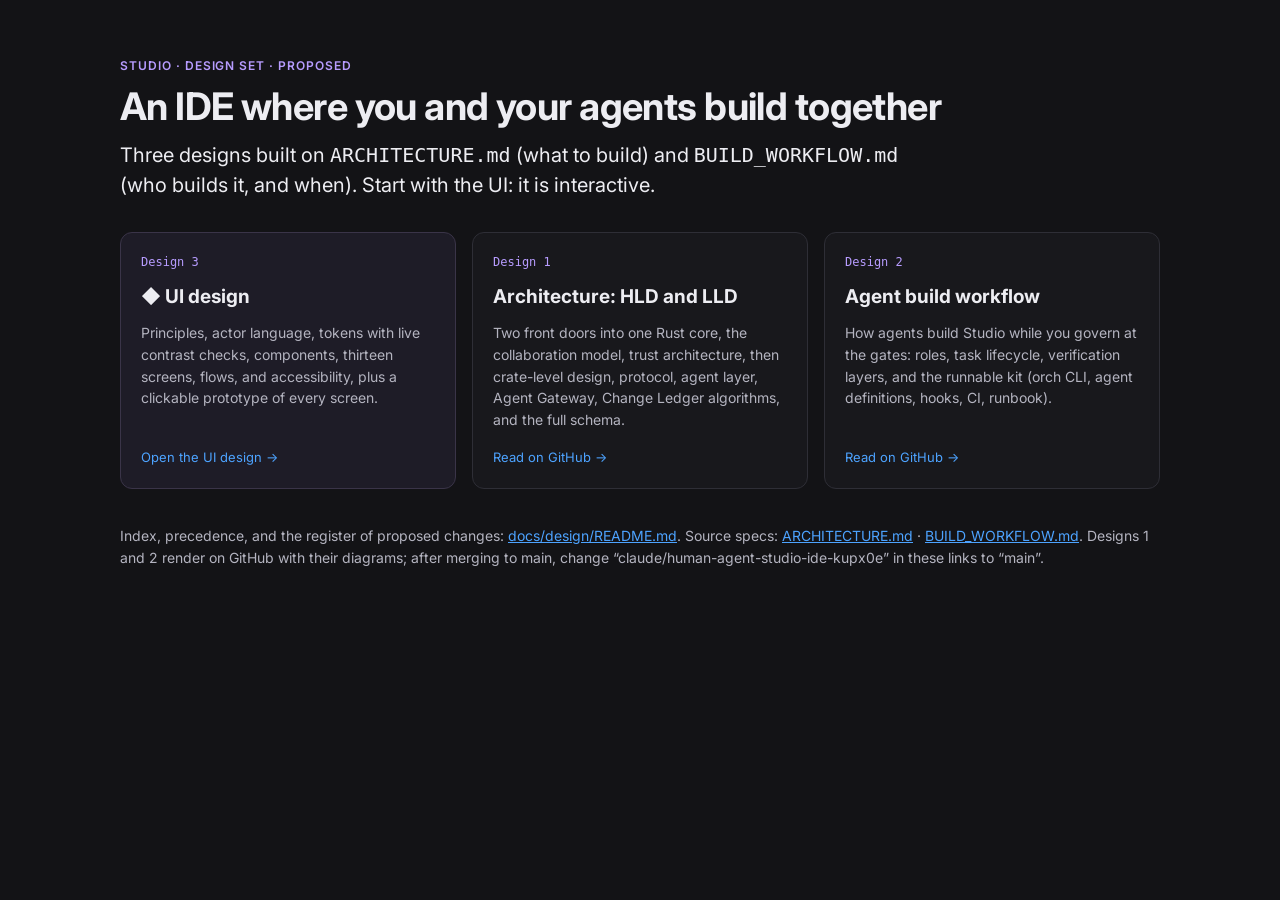
<file: docs/index.html>
<!doctype html>
<html lang="en">
<head>
<meta charset="utf-8">
<meta name="viewport" content="width=device-width, initial-scale=1">
<title>Studio design set</title>
<meta name="description" content="Design set for Studio, an IDE where a human and agents build software together: architecture, agent build workflow, and UI design.">
<meta name="color-scheme" content="dark">
<link rel="preconnect" href="https://fonts.googleapis.com">
<link rel="preconnect" href="https://fonts.gstatic.com" crossorigin>
<link rel="stylesheet" href="https://fonts.googleapis.com/css2?family=Inter:wght@400;500;600&amp;display=swap">
<link rel="stylesheet" href="design/ui/assets/tokens.css">
<link rel="stylesheet" href="design/ui/assets/site.css">
<style>
  .home { max-width: 1040px; margin: 0 auto; padding: 56px 24px 72px; }
  .home h1 { margin: 10px 0 12px; font-size: 38px; line-height: 1.12; letter-spacing: -0.015em; }
  .home .lede { margin: 0 0 32px; }
  .cards { display: grid; grid-template-columns: repeat(auto-fill, minmax(290px, 1fr)); gap: 16px; }
  .dcard { display: flex; flex-direction: column; gap: 10px; padding: 20px; border-radius: 12px; background: var(--surface-panel); border: 1px solid var(--line-hairline); color: inherit; text-decoration: none; }
  .dcard:hover, .dcard:focus-visible { border-color: var(--accent-text); }
  .dcard .no { font-family: var(--font-code); font-size: 12px; color: var(--actor-ai); }
  .dcard h2 { margin: 0; font-size: 19px; color: var(--text-primary); }
  .dcard p { margin: 0; font-size: 14px; line-height: 1.55; color: var(--text-secondary); }
  .dcard .go { margin-top: auto; padding-top: 6px; font-size: 13px; color: var(--accent-text); }
  .dcard.primary { border-color: var(--ai-border); background: var(--ai-bg); }
  .src { margin-top: 36px; font-size: 14px; color: var(--text-secondary); }
  .src a { color: var(--accent-text); }
  @media (max-width: 620px) { .home { padding: 36px 16px 56px; } .home h1 { font-size: 30px; } }
</style>
</head>
<body class="doc">
<main class="home">
  <div class="kicker">Studio · design set · proposed</div>
  <h1>An IDE where you and your agents build together</h1>
  <p class="lede">Three designs built on <code>ARCHITECTURE.md</code> (what to build) and <code>BUILD_WORKFLOW.md</code> (who builds it, and when). Start with the UI: it is interactive.</p>
  <div class="cards">
    <a class="dcard primary" href="design/ui/">
      <span class="no">Design 3</span>
      <h2><span class="g-ai" aria-hidden="true">◆</span> UI design</h2>
      <p>Principles, actor language, tokens with live contrast checks, components, thirteen screens, flows, and accessibility, plus a clickable prototype of every screen.</p>
      <span class="go">Open the UI design →</span>
    </a>
    <a class="dcard" href="https://github.com/kjcreddy666/studio/blob/claude/human-agent-studio-ide-kupx0e/docs/design/01-architecture-hld-lld.md">
      <span class="no">Design 1</span>
      <h2>Architecture: HLD and LLD</h2>
      <p>Two front doors into one Rust core, the collaboration model, trust architecture, then crate-level design, protocol, agent layer, Agent Gateway, Change Ledger algorithms, and the full schema.</p>
      <span class="go">Read on GitHub →</span>
    </a>
    <a class="dcard" href="https://github.com/kjcreddy666/studio/blob/claude/human-agent-studio-ide-kupx0e/docs/design/02-agent-build-workflow.md">
      <span class="no">Design 2</span>
      <h2>Agent build workflow</h2>
      <p>How agents build Studio while you govern at the gates: roles, task lifecycle, verification layers, and the runnable kit (orch CLI, agent definitions, hooks, CI, runbook).</p>
      <span class="go">Read on GitHub →</span>
    </a>
  </div>
  <p class="src">Index, precedence, and the register of proposed changes: <a href="https://github.com/kjcreddy666/studio/blob/claude/human-agent-studio-ide-kupx0e/docs/design/README.md">docs/design/README.md</a>. Source specs: <a href="https://github.com/kjcreddy666/studio/blob/claude/human-agent-studio-ide-kupx0e/ARCHITECTURE.md">ARCHITECTURE.md</a> · <a href="https://github.com/kjcreddy666/studio/blob/claude/human-agent-studio-ide-kupx0e/BUILD_WORKFLOW.md">BUILD_WORKFLOW.md</a>. Designs 1 and 2 render on GitHub with their diagrams; after merging to main, change “claude/human-agent-studio-ide-kupx0e” in these links to “main”.</p>
</main>
</body>
</html>
</file>
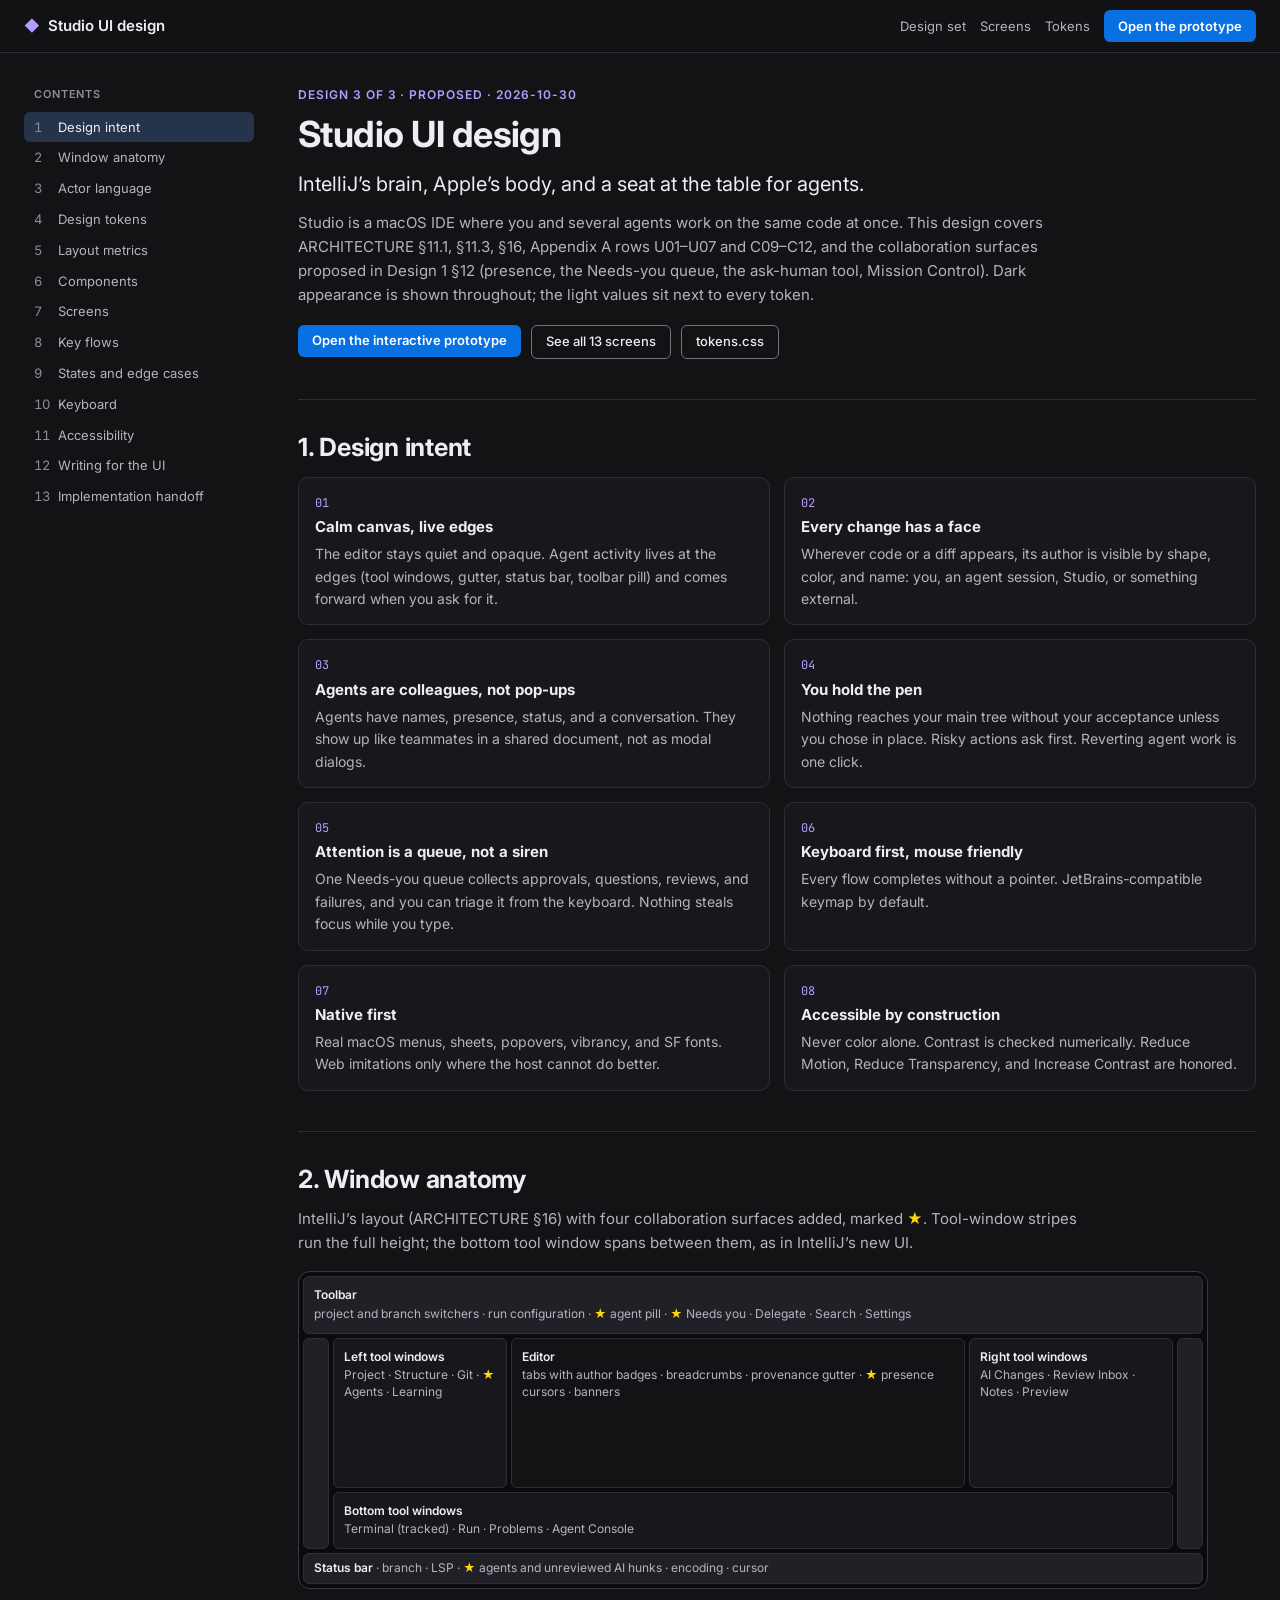
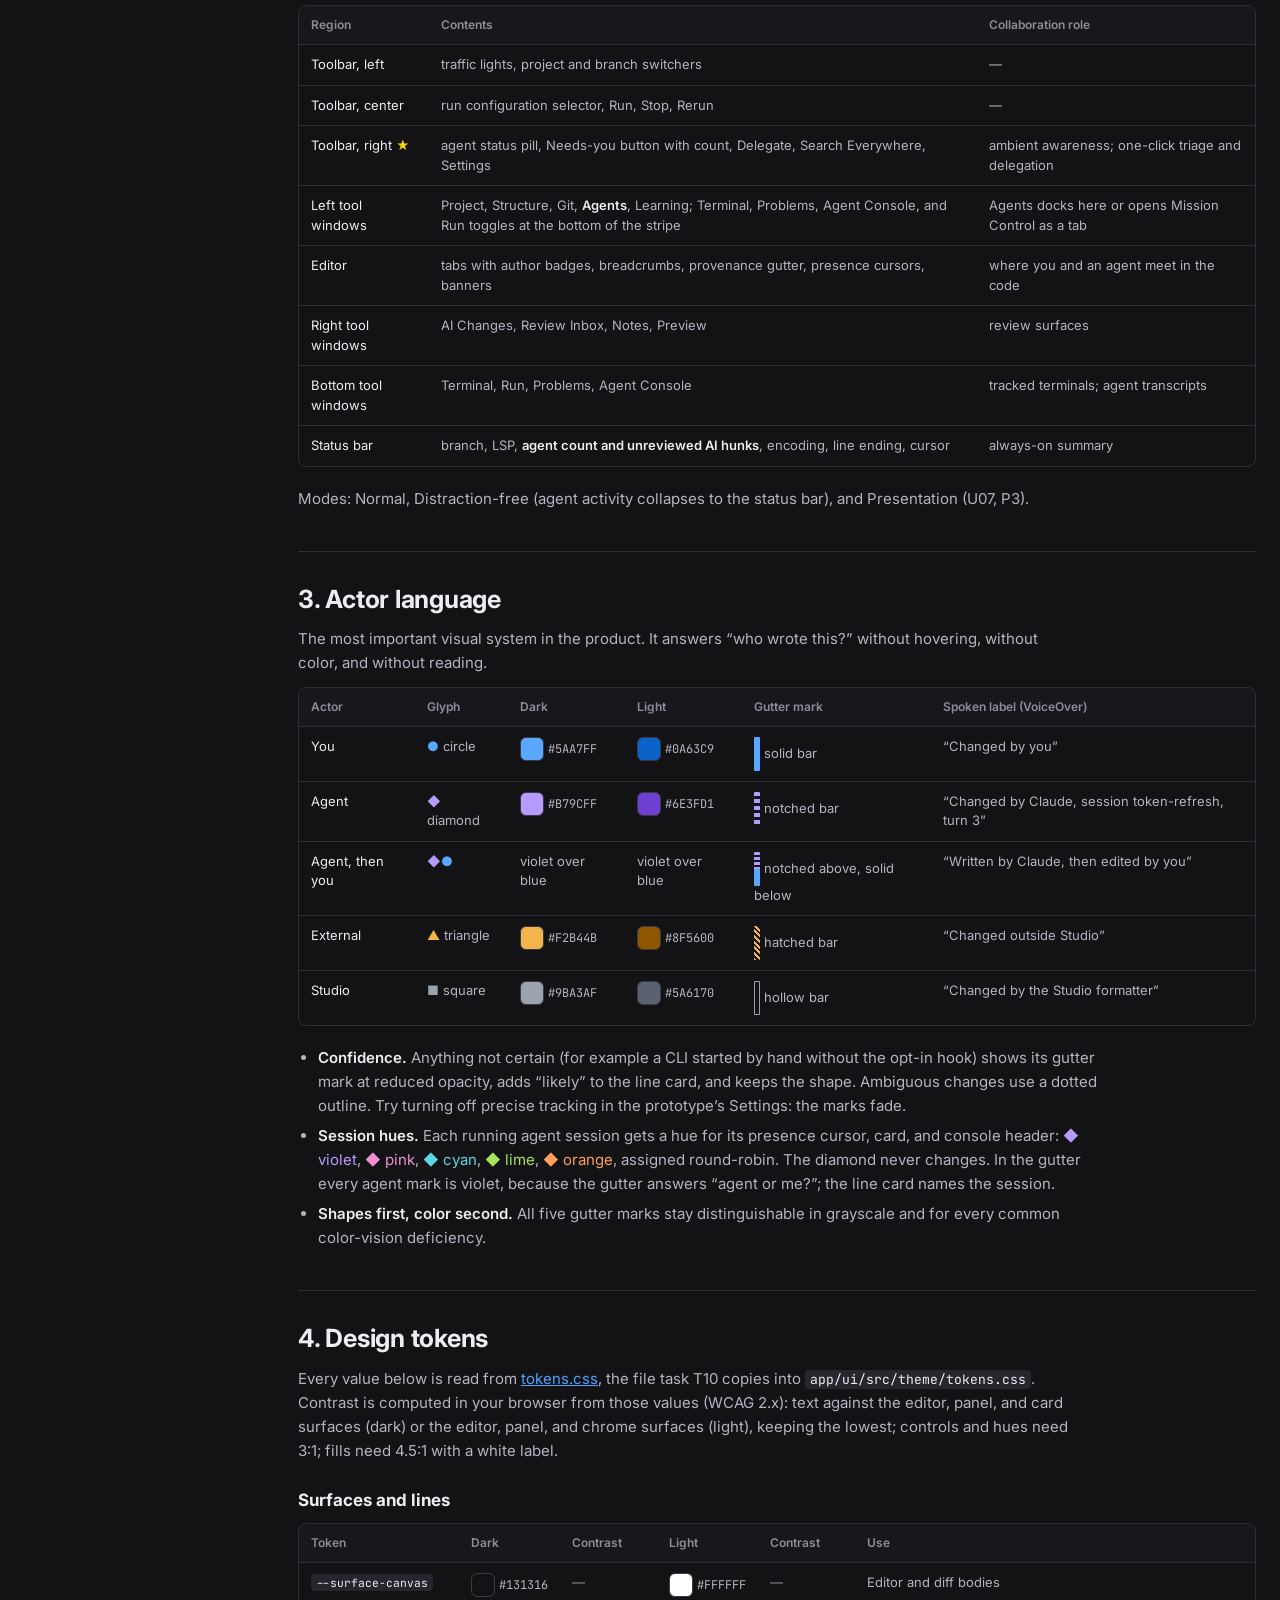
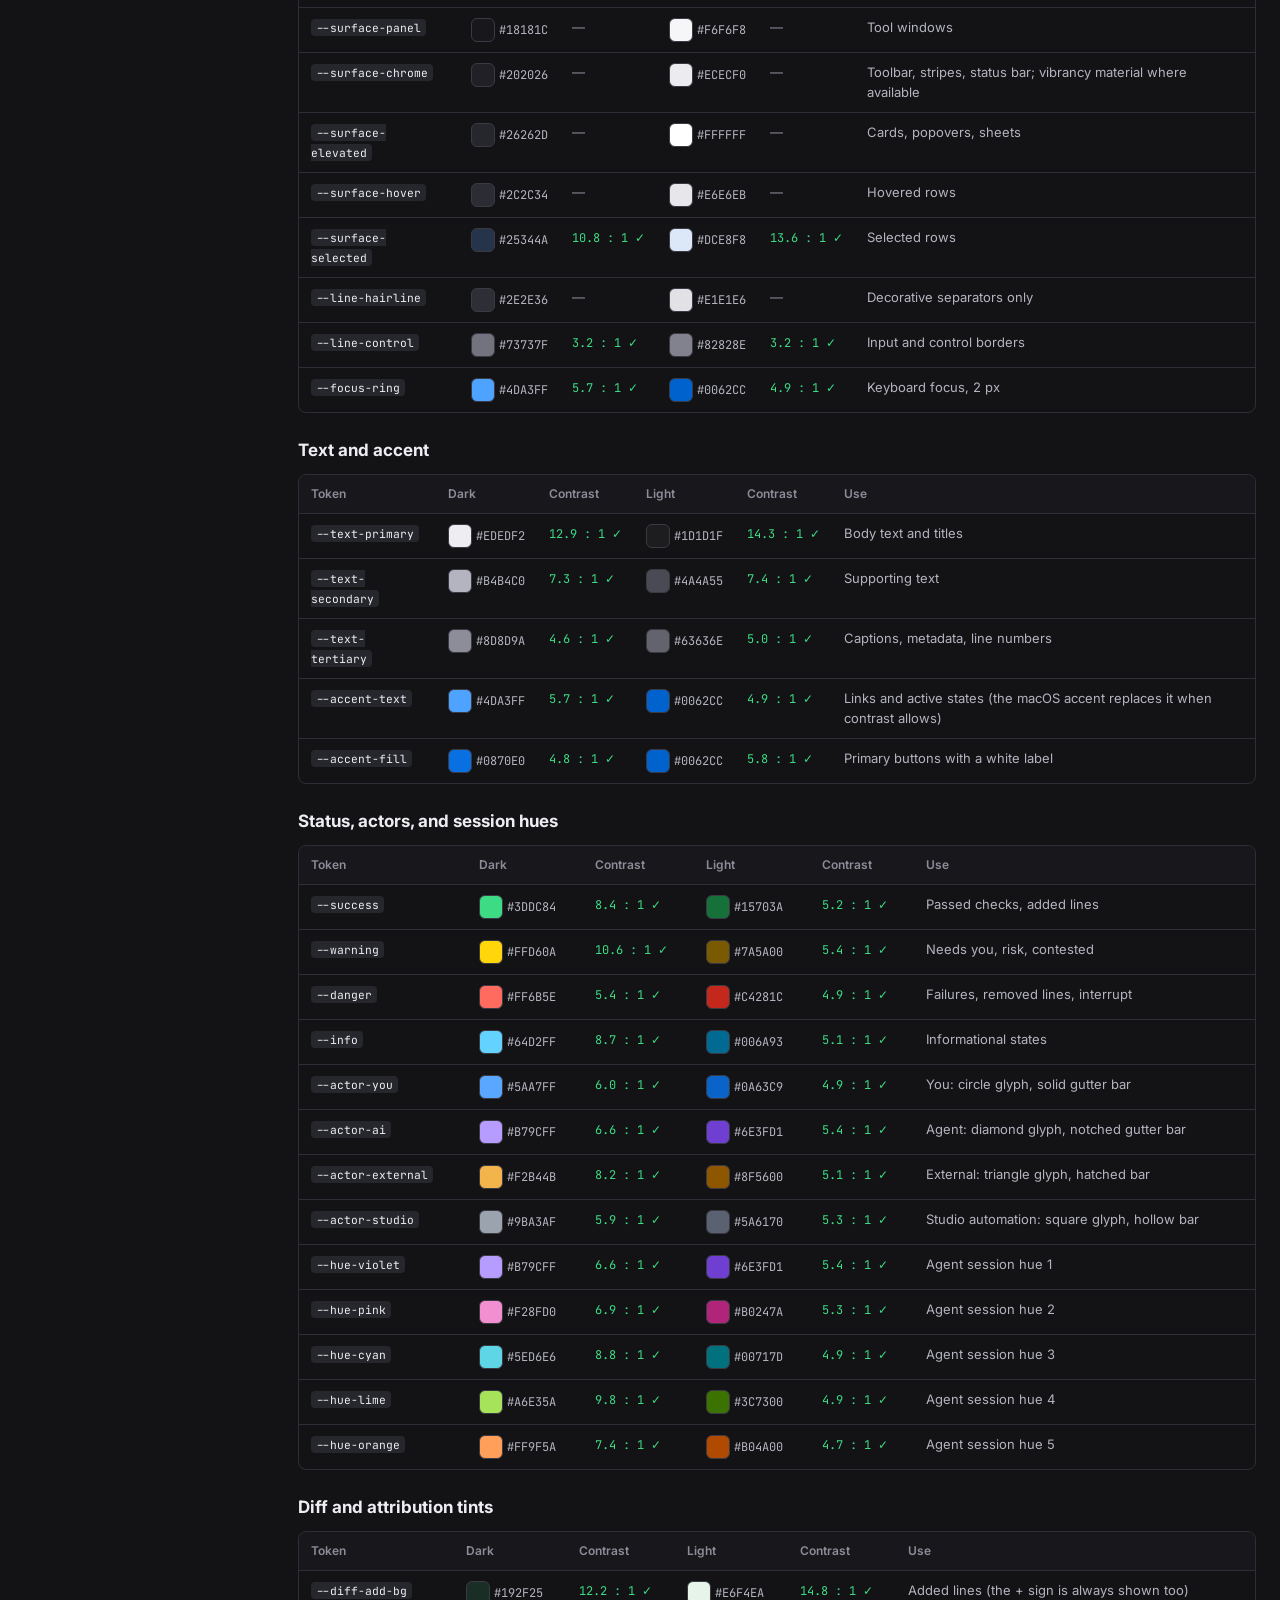
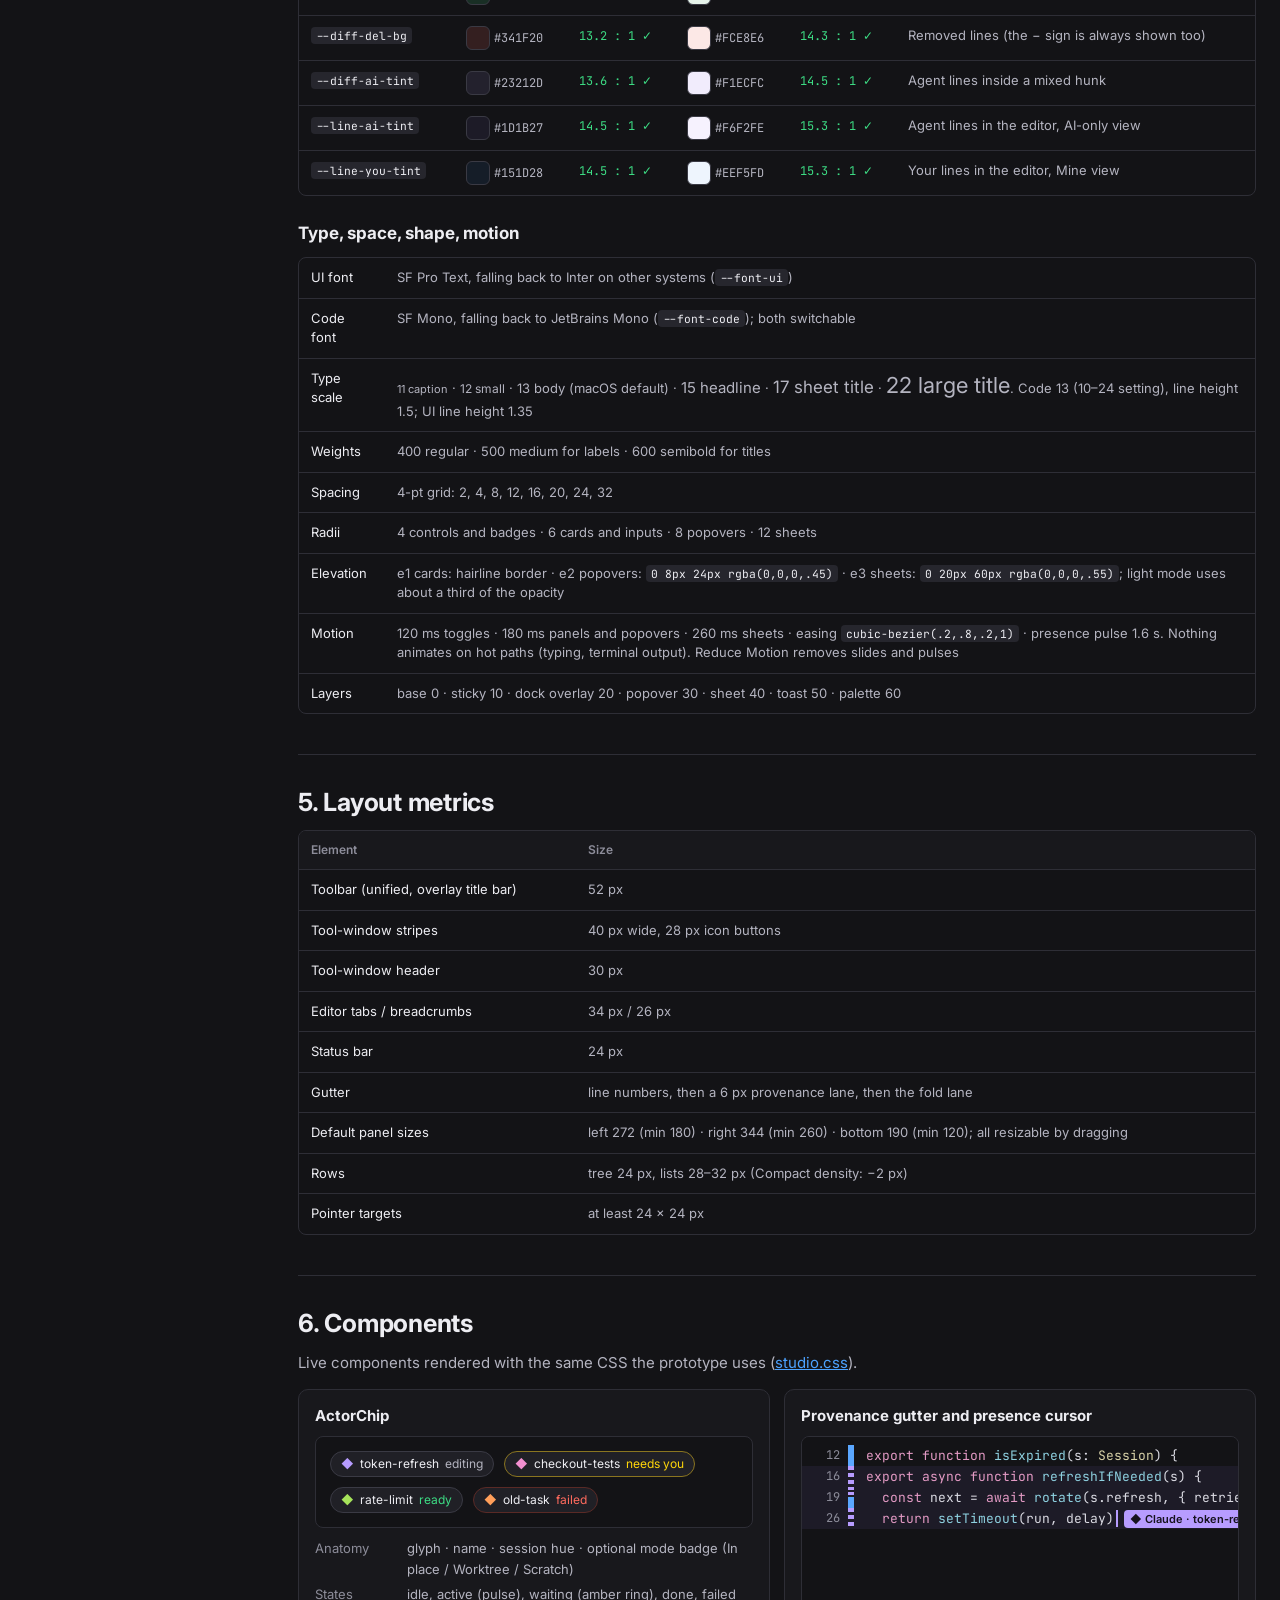
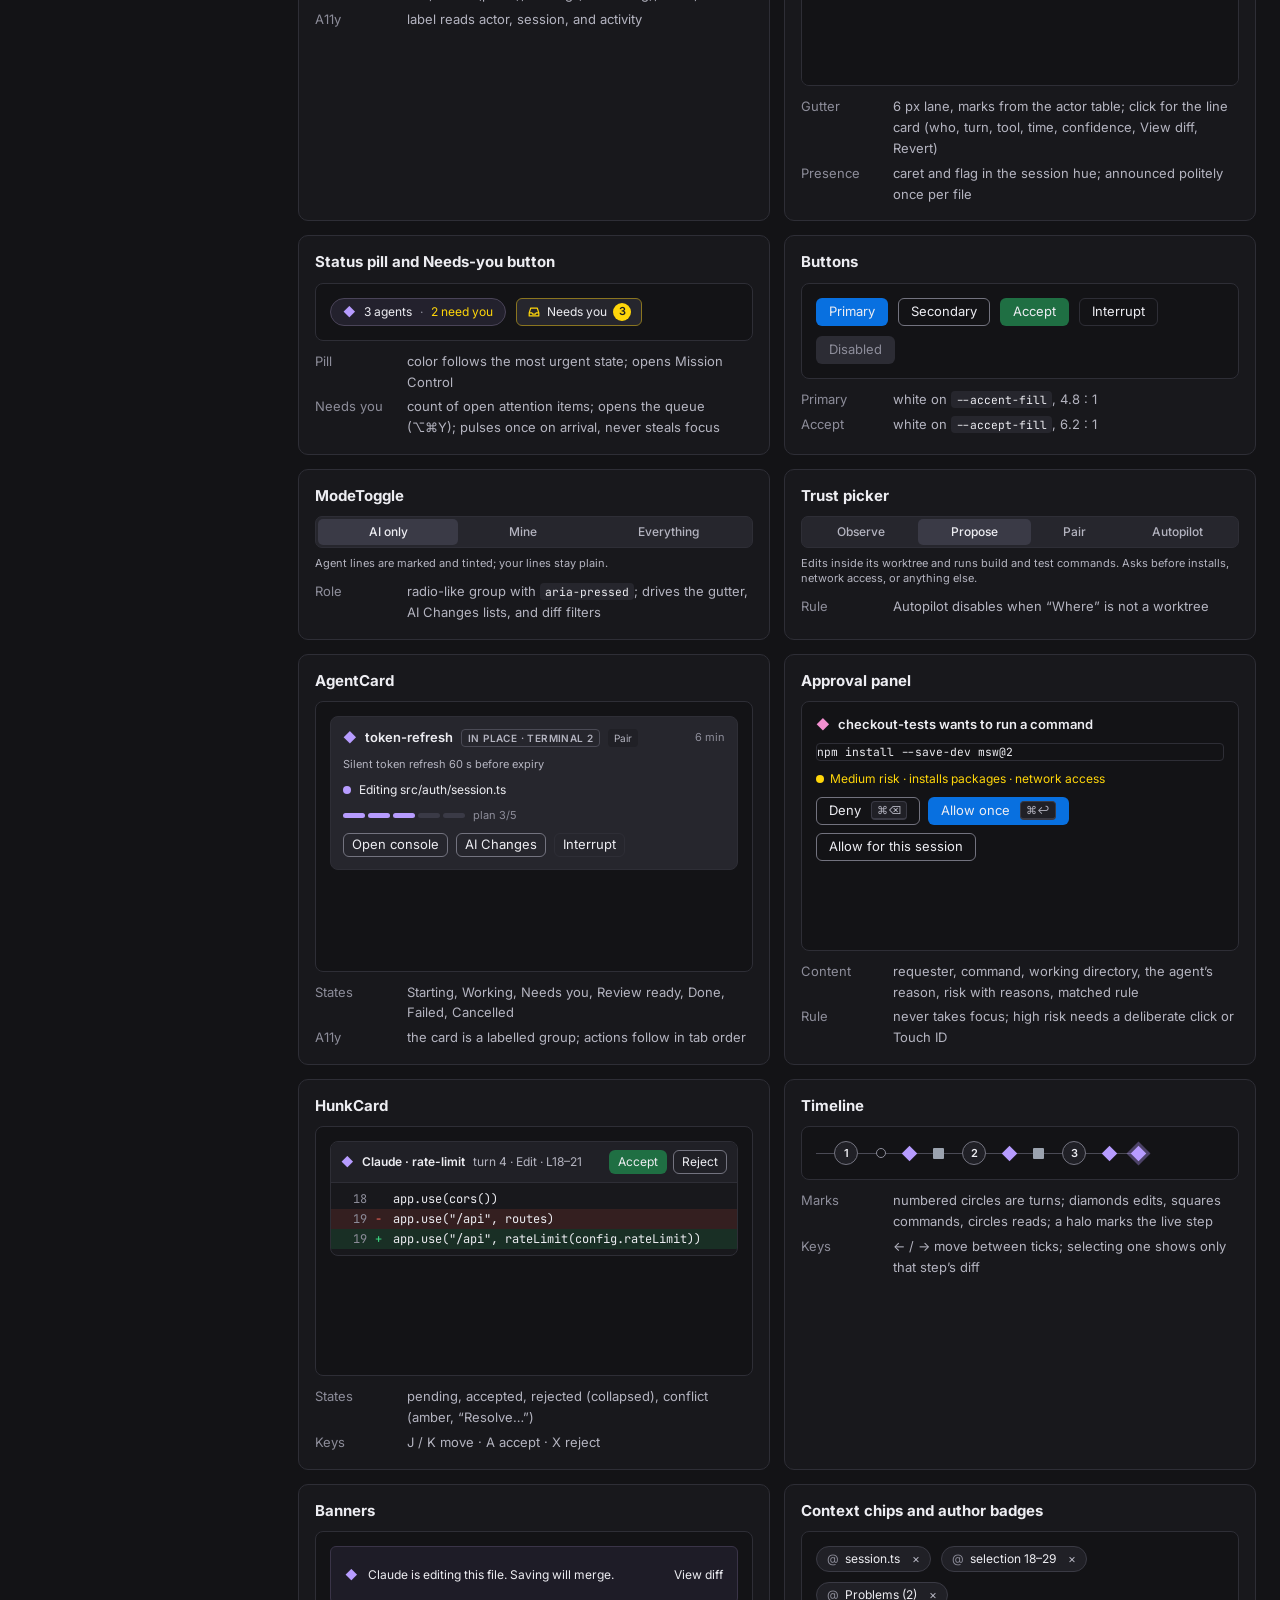
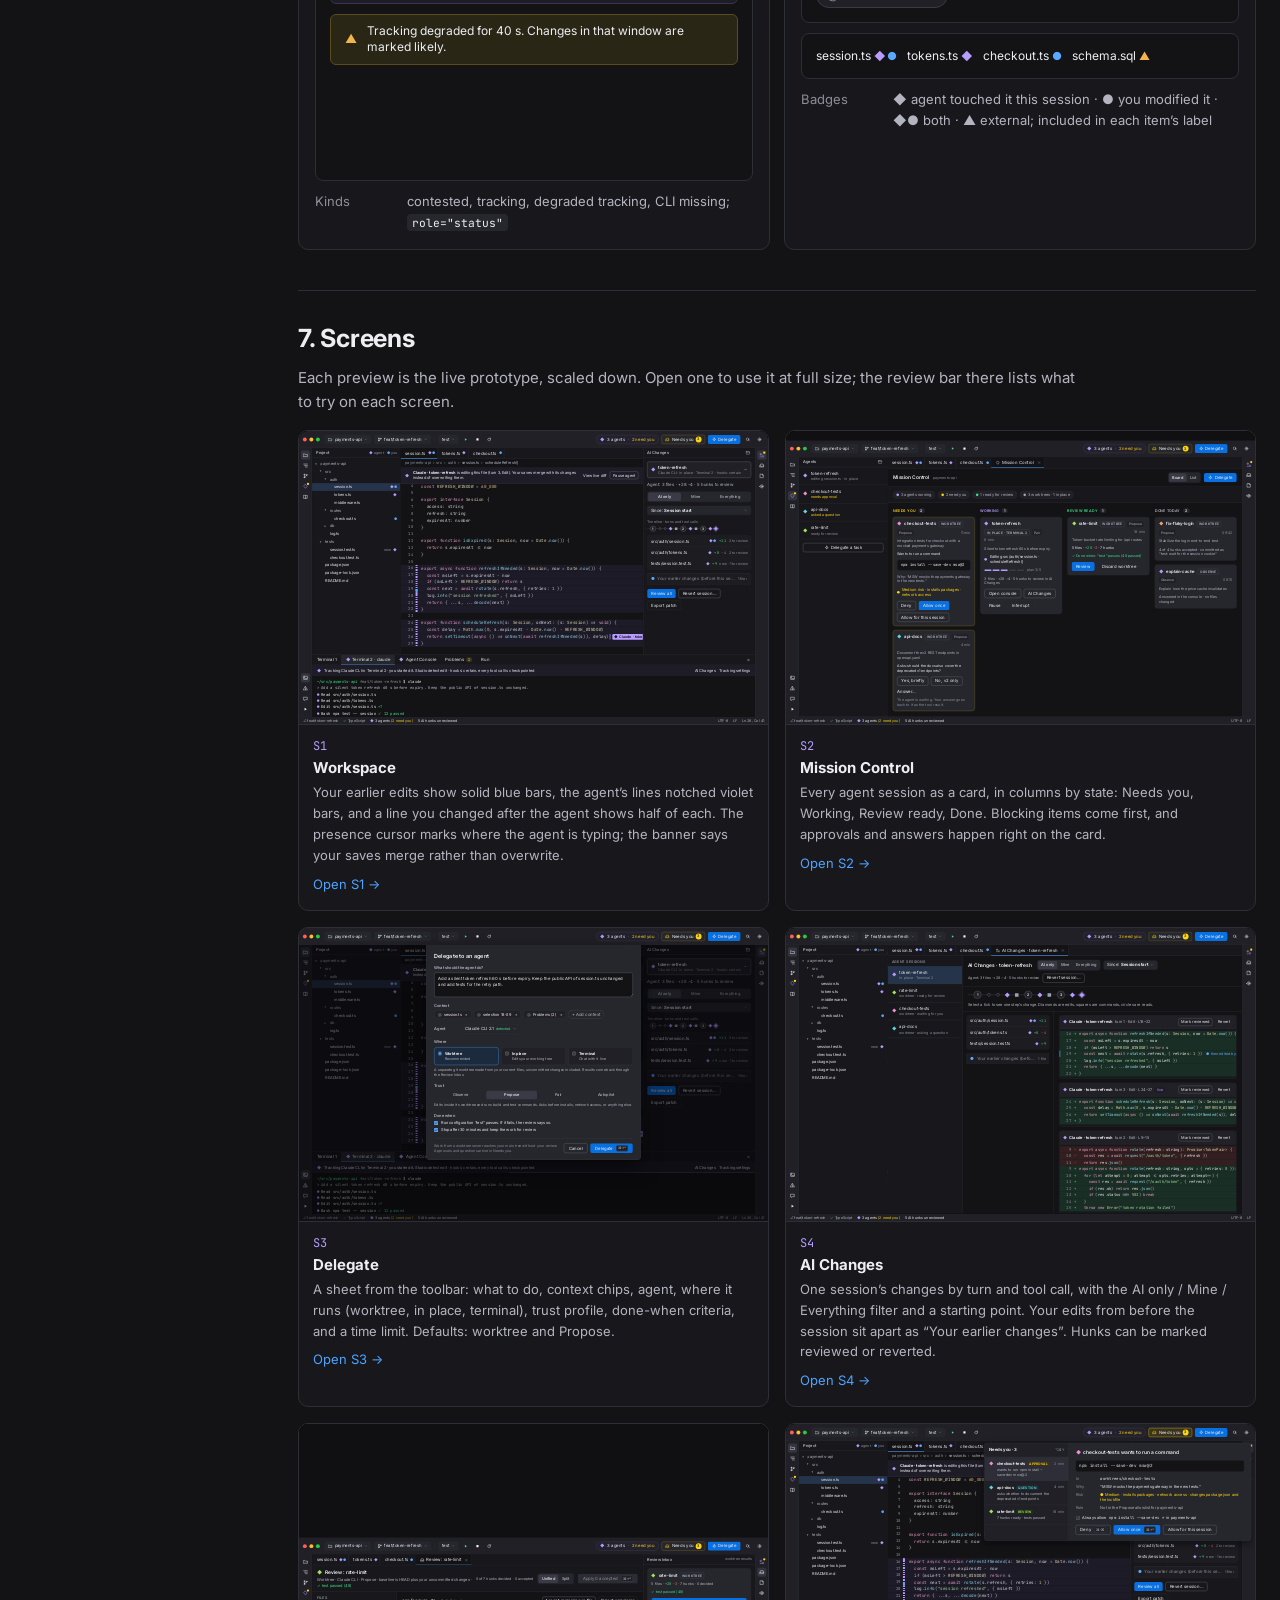
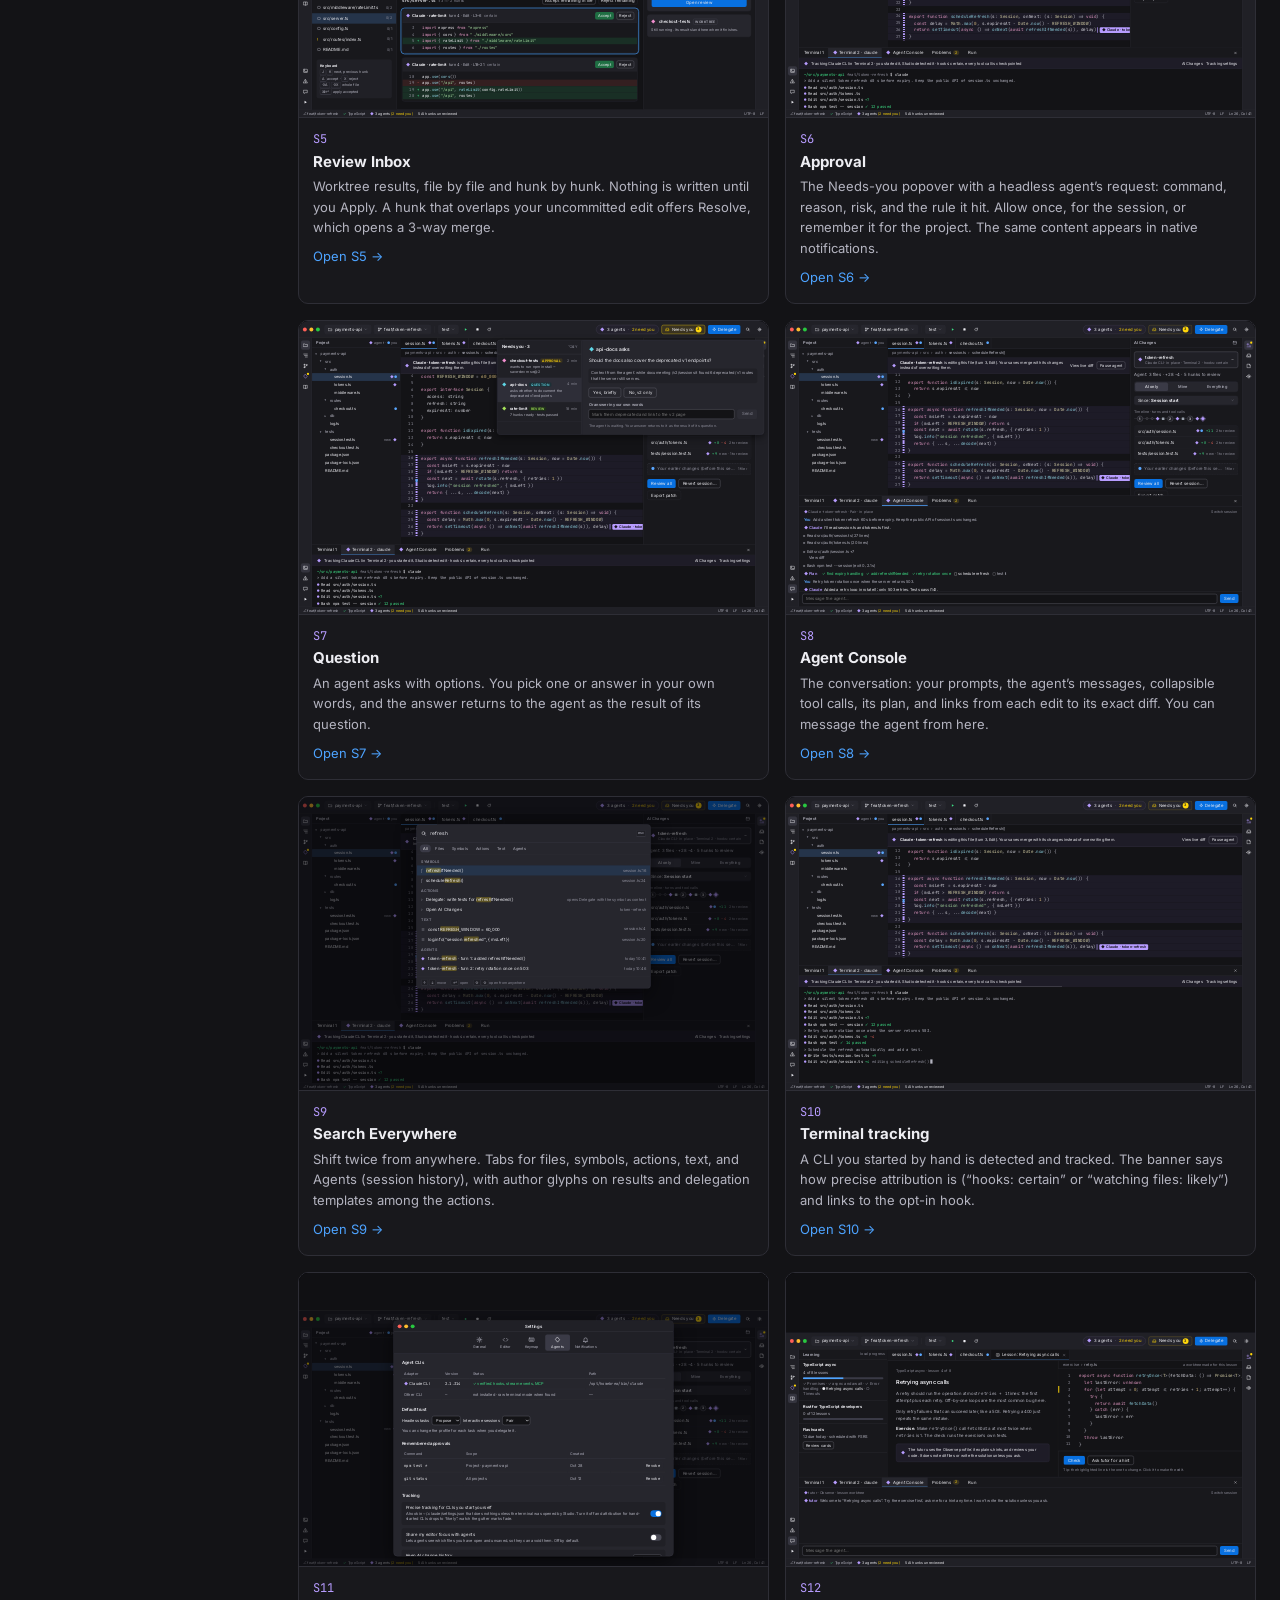
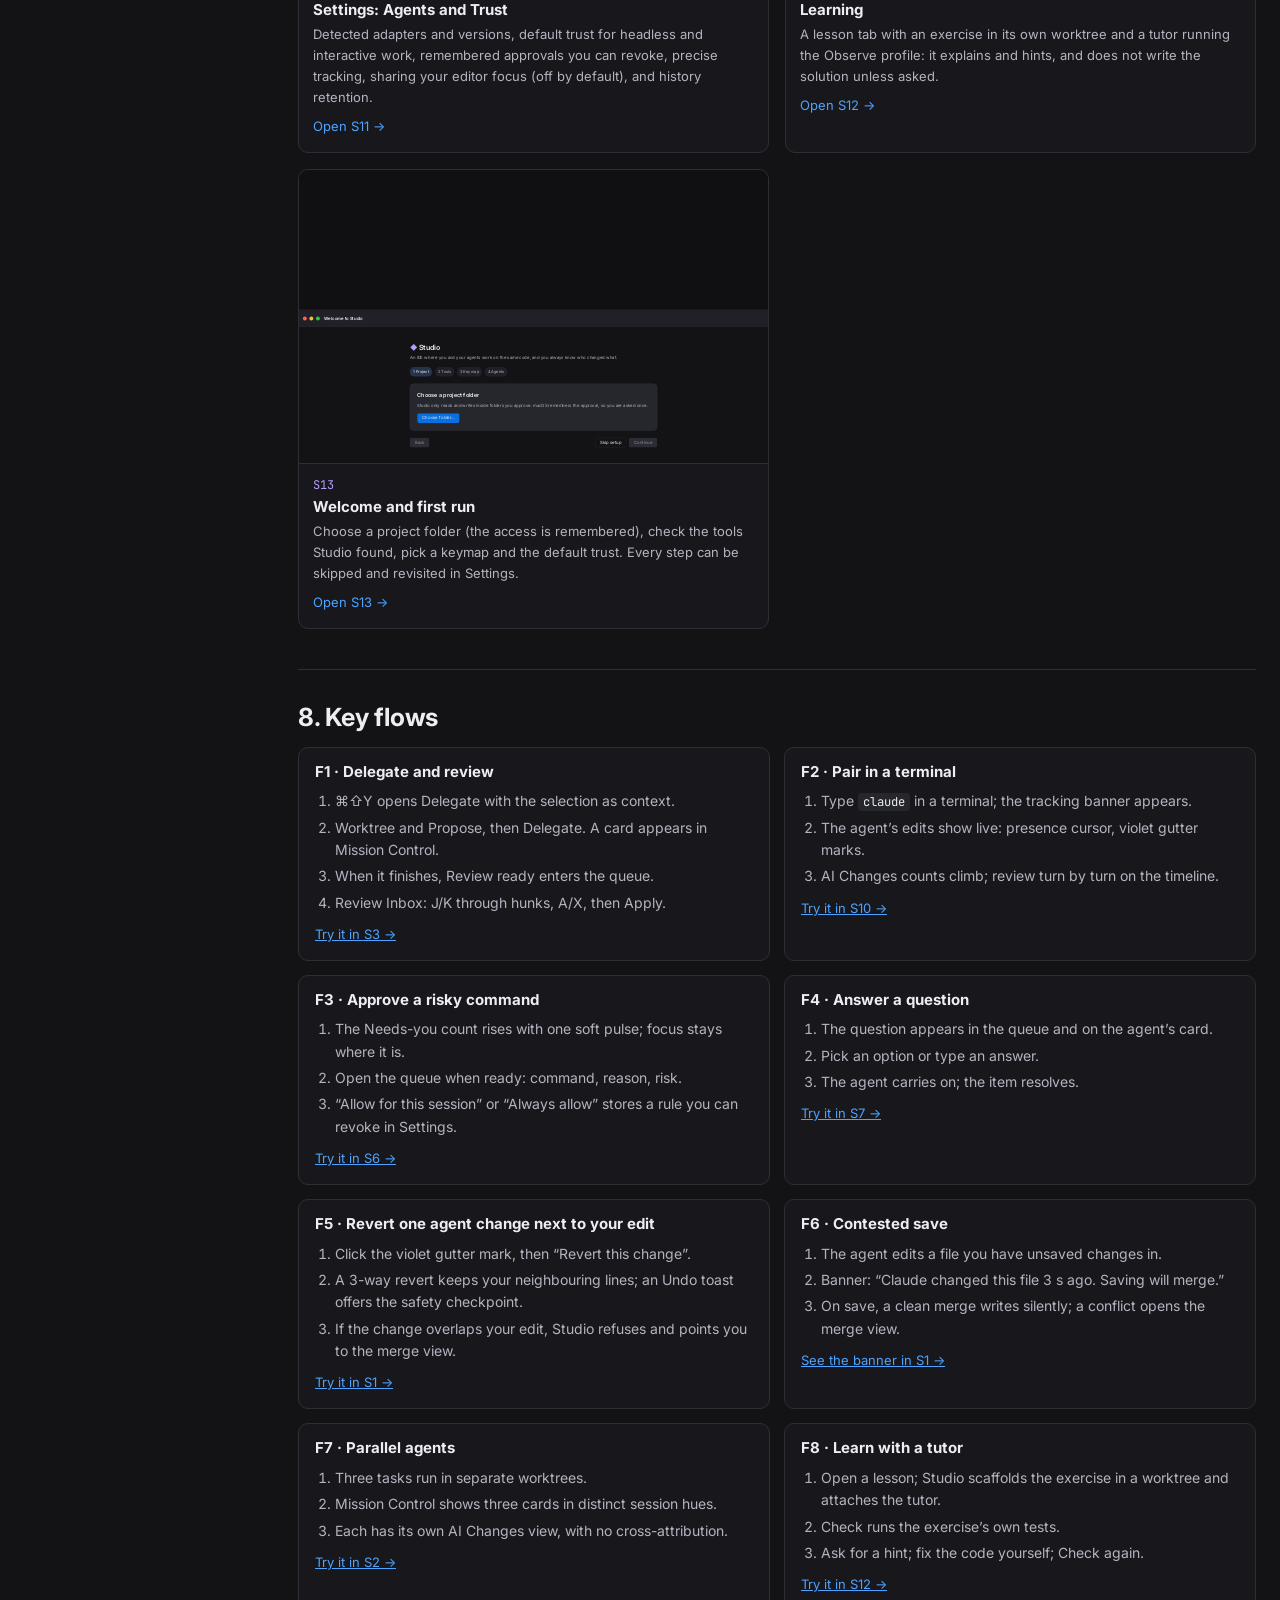
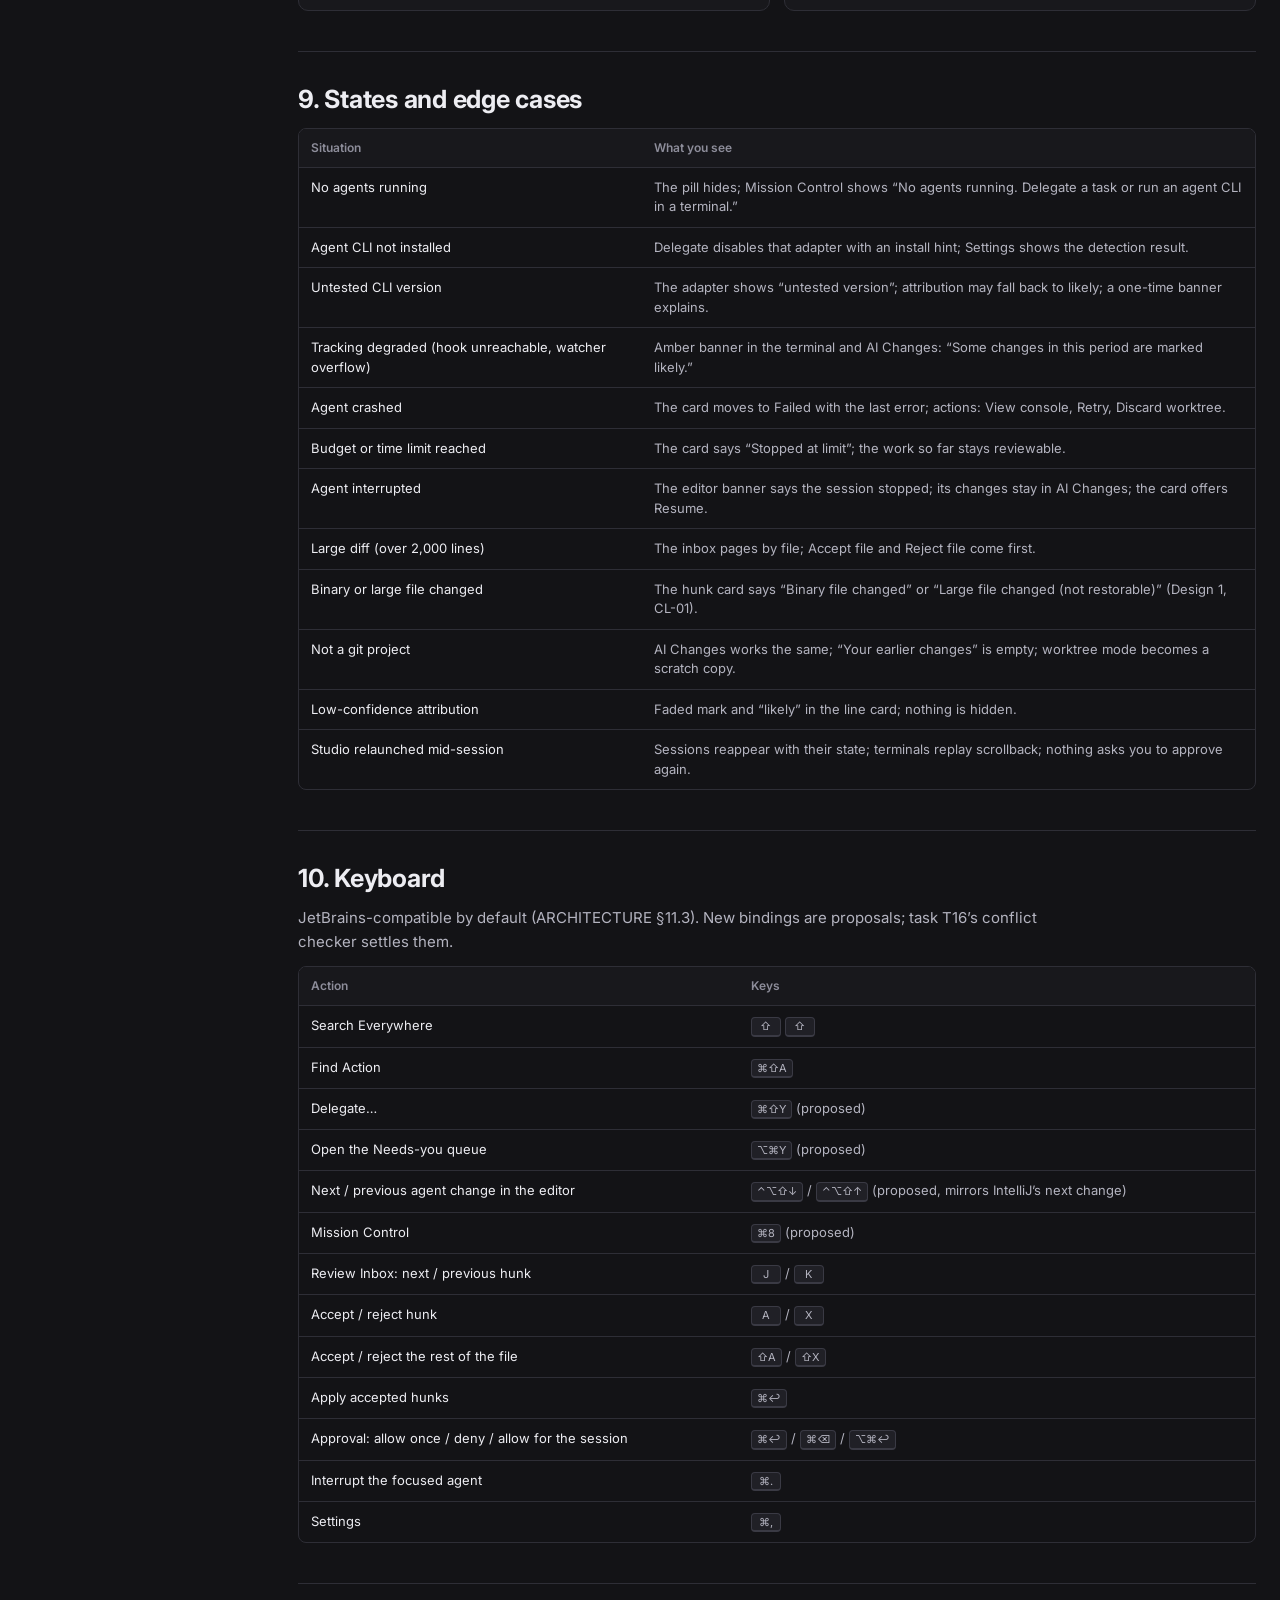
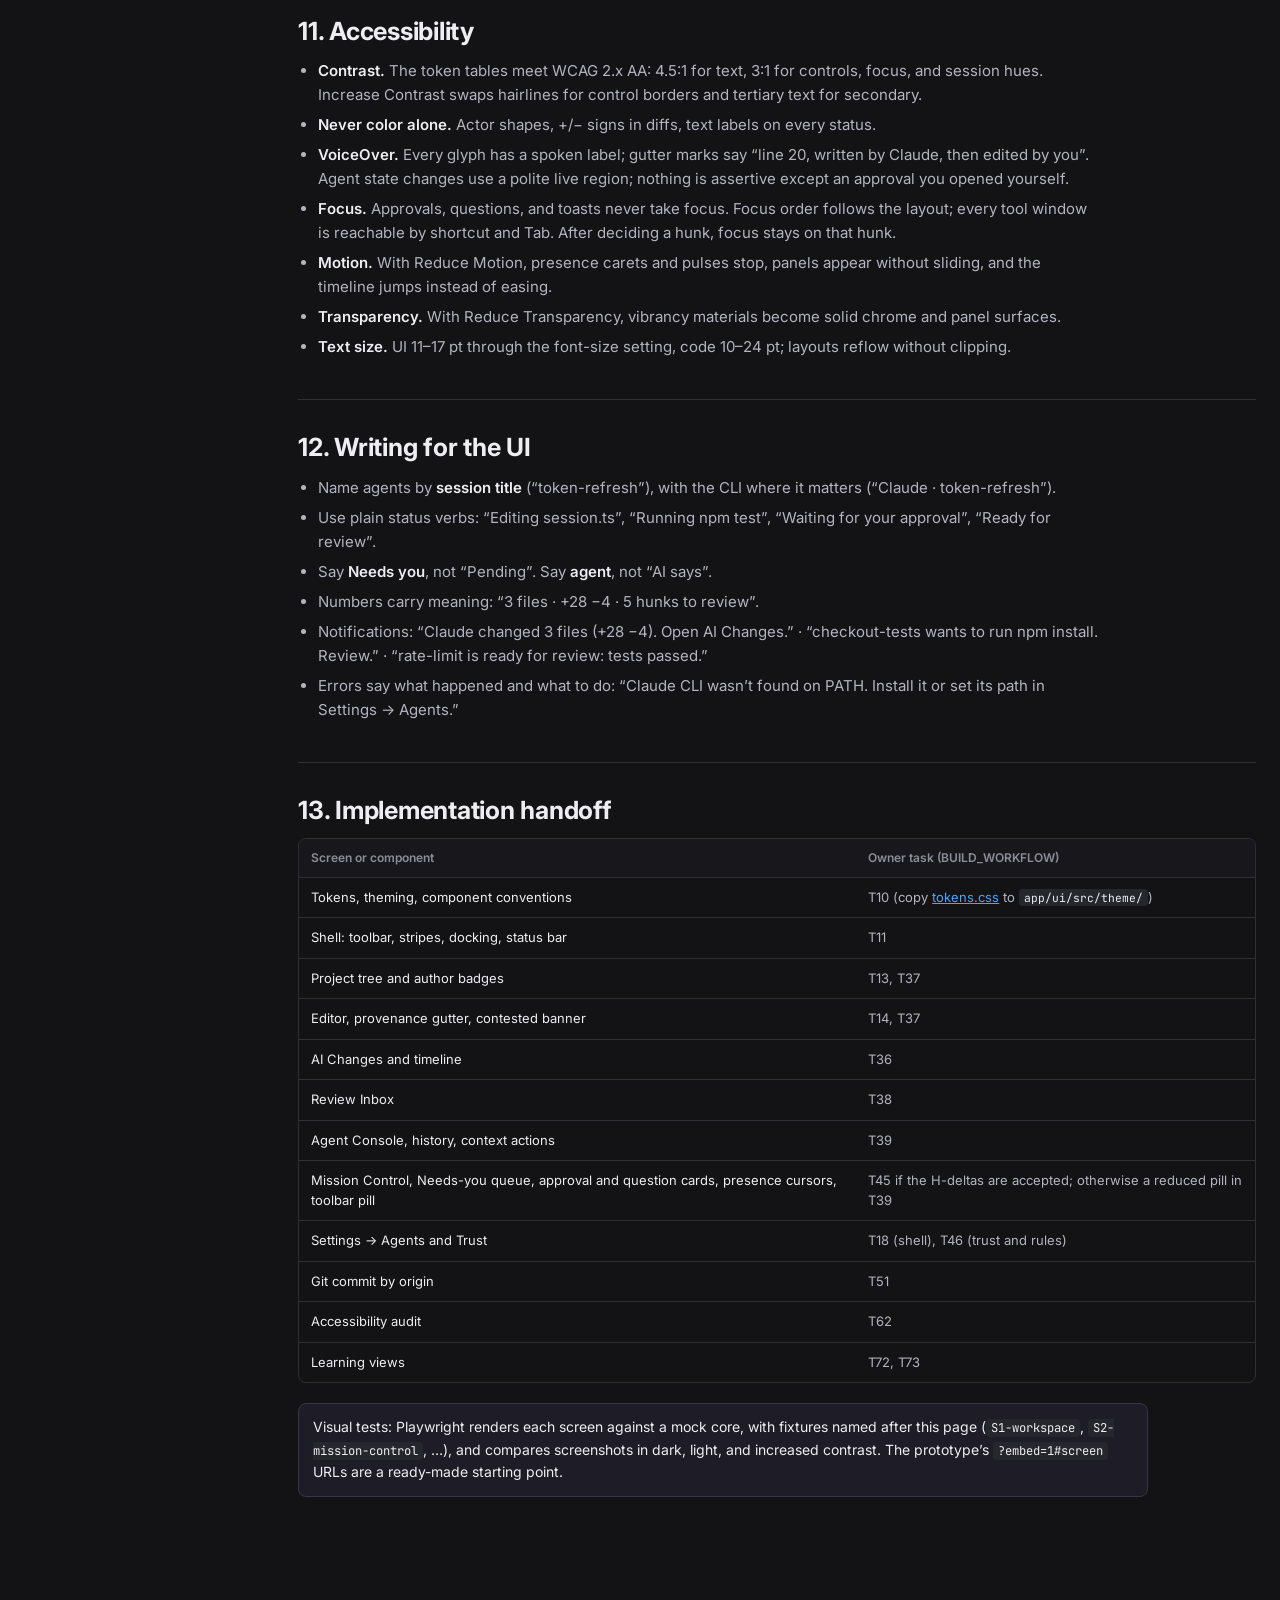
<file: docs/design/ui/index.html>
<!doctype html>
<html lang="en">
<head>
<meta charset="utf-8">
<meta name="viewport" content="width=device-width, initial-scale=1">
<title>Studio UI design</title>
<meta name="description" content="UI design for Studio, an IDE where a human and agents build software together: principles, actor language, tokens, components, thirteen screens, flows, and accessibility.">
<meta name="color-scheme" content="dark">
<link rel="preconnect" href="https://fonts.googleapis.com">
<link rel="preconnect" href="https://fonts.gstatic.com" crossorigin>
<link rel="stylesheet" href="https://fonts.googleapis.com/css2?family=Inter:wght@400;500;600&amp;family=JetBrains+Mono:wght@400;500&amp;display=swap">
<link rel="stylesheet" href="assets/tokens.css">
<link rel="stylesheet" href="assets/studio.css">
<link rel="stylesheet" href="assets/site.css">
</head>
<body class="doc">
<a class="skip" href="#main">Skip to content</a>

<header class="top">
  <a class="brand" href="./"><span class="g-ai" aria-hidden="true">◆</span> Studio UI design</a>
  <nav class="topnav" aria-label="Site">
    <a class="plain" href="../../index.html">Design set</a>
    <a class="plain" href="#screens">Screens</a>
    <a class="plain" href="#tokens">Tokens</a>
    <a class="cta" href="prototype.html">Open the prototype</a>
  </nav>
</header>

<div class="layout">
  <nav class="toc" aria-label="Contents">
    <div class="lbl">Contents</div>
    <ol>
      <li><a href="#intent">Design intent</a></li>
      <li><a href="#anatomy">Window anatomy</a></li>
      <li><a href="#actors">Actor language</a></li>
      <li><a href="#tokens">Design tokens</a></li>
      <li><a href="#layout">Layout metrics</a></li>
      <li><a href="#components">Components</a></li>
      <li><a href="#screens">Screens</a></li>
      <li><a href="#flows">Key flows</a></li>
      <li><a href="#states">States and edge cases</a></li>
      <li><a href="#keyboard">Keyboard</a></li>
      <li><a href="#a11y">Accessibility</a></li>
      <li><a href="#writing">Writing for the UI</a></li>
      <li><a href="#handoff">Implementation handoff</a></li>
    </ol>
  </nav>

  <main id="main" class="content">
    <div class="kicker">Design 3 of 3 · Proposed · 2026-10-30</div>
    <h1>Studio UI design</h1>
    <p class="lede">IntelliJ’s brain, Apple’s body, and a seat at the table for agents.</p>
    <p>Studio is a macOS IDE where you and several agents work on the same code at once. This design covers ARCHITECTURE §11.1, §11.3, §16, Appendix A rows U01–U07 and C09–C12, and the collaboration surfaces proposed in Design 1 §12 (presence, the Needs-you queue, the ask-human tool, Mission Control). Dark appearance is shown throughout; the light values sit next to every token.</p>
    <div class="hero-actions"><a class="cta" href="prototype.html">Open the interactive prototype</a><a class="cta ghost" href="#screens">See all 13 screens</a><a class="cta ghost" href="assets/tokens.css">tokens.css</a></div>

    <section id="intent" aria-labelledby="intent-h">
      <h2 id="intent-h">1. Design intent</h2>
      <div class="grid c2">
        <div class="pcard"><div class="n">01</div><h3>Calm canvas, live edges</h3><p>The editor stays quiet and opaque. Agent activity lives at the edges (tool windows, gutter, status bar, toolbar pill) and comes forward when you ask for it.</p></div>
        <div class="pcard"><div class="n">02</div><h3>Every change has a face</h3><p>Wherever code or a diff appears, its author is visible by shape, color, and name: you, an agent session, Studio, or something external.</p></div>
        <div class="pcard"><div class="n">03</div><h3>Agents are colleagues, not pop-ups</h3><p>Agents have names, presence, status, and a conversation. They show up like teammates in a shared document, not as modal dialogs.</p></div>
        <div class="pcard"><div class="n">04</div><h3>You hold the pen</h3><p>Nothing reaches your main tree without your acceptance unless you chose in place. Risky actions ask first. Reverting agent work is one click.</p></div>
        <div class="pcard"><div class="n">05</div><h3>Attention is a queue, not a siren</h3><p>One Needs-you queue collects approvals, questions, reviews, and failures, and you can triage it from the keyboard. Nothing steals focus while you type.</p></div>
        <div class="pcard"><div class="n">06</div><h3>Keyboard first, mouse friendly</h3><p>Every flow completes without a pointer. JetBrains-compatible keymap by default.</p></div>
        <div class="pcard"><div class="n">07</div><h3>Native first</h3><p>Real macOS menus, sheets, popovers, vibrancy, and SF fonts. Web imitations only where the host cannot do better.</p></div>
        <div class="pcard"><div class="n">08</div><h3>Accessible by construction</h3><p>Never color alone. Contrast is checked numerically. Reduce Motion, Reduce Transparency, and Increase Contrast are honored.</p></div>
      </div>
    </section>

    <section id="anatomy" aria-labelledby="anatomy-h">
      <h2 id="anatomy-h">2. Window anatomy</h2>
      <p>IntelliJ’s layout (ARCHITECTURE §16) with four collaboration surfaces added, marked <span class="star">★</span>. Tool-window stripes run the full height; the bottom tool window spans between them, as in IntelliJ’s new UI.</p>
      <div class="anatomy" role="img" aria-label="Window layout: toolbar across the top; left stripe and panel; editor in the center; right panel and stripe; bottom tool window between the stripes; status bar along the bottom.">
        <div class="a-toolbar"><strong>Toolbar</strong>project and branch switchers · run configuration · <span class="star">★</span> agent pill · <span class="star">★</span> Needs you · Delegate · Search · Settings</div>
        <div class="a-sl" aria-hidden="true"></div>
        <div class="a-left"><strong>Left tool windows</strong>Project · Structure · Git · <span class="star">★</span> Agents · Learning</div>
        <div class="a-ed"><strong>Editor</strong>tabs with author badges · breadcrumbs · provenance gutter · <span class="star">★</span> presence cursors · banners</div>
        <div class="a-right"><strong>Right tool windows</strong>AI Changes · Review Inbox · Notes · Preview</div>
        <div class="a-sr" aria-hidden="true"></div>
        <div class="a-bottom"><strong>Bottom tool windows</strong>Terminal (tracked) · Run · Problems · Agent Console</div>
        <div class="a-status"><strong style="display:inline">Status bar</strong> · branch · LSP · <span class="star">★</span> agents and unreviewed AI hunks · encoding · cursor</div>
      </div>
      <div class="tbl"><table class="t">
        <thead><tr><th scope="col">Region</th><th scope="col">Contents</th><th scope="col">Collaboration role</th></tr></thead>
        <tbody>
          <tr><td>Toolbar, left</td><td>traffic lights, project and branch switchers</td><td>—</td></tr>
          <tr><td>Toolbar, center</td><td>run configuration selector, Run, Stop, Rerun</td><td>—</td></tr>
          <tr><td>Toolbar, right <span class="star">★</span></td><td>agent status pill, Needs-you button with count, Delegate, Search Everywhere, Settings</td><td>ambient awareness; one-click triage and delegation</td></tr>
          <tr><td>Left tool windows</td><td>Project, Structure, Git, <strong>Agents</strong>, Learning; Terminal, Problems, Agent Console, and Run toggles at the bottom of the stripe</td><td>Agents docks here or opens Mission Control as a tab</td></tr>
          <tr><td>Editor</td><td>tabs with author badges, breadcrumbs, provenance gutter, presence cursors, banners</td><td>where you and an agent meet in the code</td></tr>
          <tr><td>Right tool windows</td><td>AI Changes, Review Inbox, Notes, Preview</td><td>review surfaces</td></tr>
          <tr><td>Bottom tool windows</td><td>Terminal, Run, Problems, Agent Console</td><td>tracked terminals; agent transcripts</td></tr>
          <tr><td>Status bar</td><td>branch, LSP, <strong>agent count and unreviewed AI hunks</strong>, encoding, line ending, cursor</td><td>always-on summary</td></tr>
        </tbody>
      </table></div>
      <p>Modes: Normal, Distraction-free (agent activity collapses to the status bar), and Presentation (U07, P3).</p>
    </section>

    <section id="actors" aria-labelledby="actors-h">
      <h2 id="actors-h">3. Actor language</h2>
      <p>The most important visual system in the product. It answers “who wrote this?” without hovering, without color, and without reading.</p>
      <div class="tbl"><table class="t">
        <thead><tr><th scope="col">Actor</th><th scope="col">Glyph</th><th scope="col">Dark</th><th scope="col">Light</th><th scope="col">Gutter mark</th><th scope="col">Spoken label (VoiceOver)</th></tr></thead>
        <tbody>
          <tr><td>You</td><td><span class="g-you">●</span> circle</td><td class="nowrap"><span class="swatch" style="background:#5AA7FF"></span> <span class="hex">#5AA7FF</span></td><td class="nowrap"><span class="swatch" style="background:#0A63C9"></span> <span class="hex">#0A63C9</span></td><td><span class="gm m-you"></span> solid bar</td><td>“Changed by you”</td></tr>
          <tr><td>Agent</td><td><span class="g-ai">◆</span> diamond</td><td class="nowrap"><span class="swatch" style="background:#B79CFF"></span> <span class="hex">#B79CFF</span></td><td class="nowrap"><span class="swatch" style="background:#6E3FD1"></span> <span class="hex">#6E3FD1</span></td><td><span class="gm m-ai"></span> notched bar</td><td>“Changed by Claude, session token-refresh, turn 3”</td></tr>
          <tr><td>Agent, then you</td><td><span class="g-ai">◆</span><span class="g-you">●</span></td><td>violet over blue</td><td>violet over blue</td><td><span class="gm m-aiyou"></span> notched above, solid below</td><td>“Written by Claude, then edited by you”</td></tr>
          <tr><td>External</td><td><span class="g-ext">▲</span> triangle</td><td class="nowrap"><span class="swatch" style="background:#F2B44B"></span> <span class="hex">#F2B44B</span></td><td class="nowrap"><span class="swatch" style="background:#8F5600"></span> <span class="hex">#8F5600</span></td><td><span class="gm m-ext"></span> hatched bar</td><td>“Changed outside Studio”</td></tr>
          <tr><td>Studio</td><td><span class="g-studio">■</span> square</td><td class="nowrap"><span class="swatch" style="background:#9BA3AF"></span> <span class="hex">#9BA3AF</span></td><td class="nowrap"><span class="swatch" style="background:#5A6170"></span> <span class="hex">#5A6170</span></td><td><span class="gm m-studio"></span> hollow bar</td><td>“Changed by the Studio formatter”</td></tr>
        </tbody>
      </table></div>
      <ul>
        <li><strong>Confidence.</strong> Anything not certain (for example a CLI started by hand without the opt-in hook) shows its gutter mark at reduced opacity, adds “likely” to the line card, and keeps the shape. Ambiguous changes use a dotted outline. Try turning off precise tracking in the prototype’s Settings: the marks fade.</li>
        <li><strong>Session hues.</strong> Each running agent session gets a hue for its presence cursor, card, and console header: <span style="color:var(--hue-violet)">◆ violet</span>, <span style="color:var(--hue-pink)">◆ pink</span>, <span style="color:var(--hue-cyan)">◆ cyan</span>, <span style="color:var(--hue-lime)">◆ lime</span>, <span style="color:var(--hue-orange)">◆ orange</span>, assigned round-robin. The diamond never changes. In the gutter every agent mark is violet, because the gutter answers “agent or me?”; the line card names the session.</li>
        <li><strong>Shapes first, color second.</strong> All five gutter marks stay distinguishable in grayscale and for every common color-vision deficiency.</li>
      </ul>
    </section>

    <section id="tokens" aria-labelledby="tokens-h">
      <h2 id="tokens-h">4. Design tokens</h2>
      <p>Every value below is read from <a href="assets/tokens.css">tokens.css</a>, the file task T10 copies into <code>app/ui/src/theme/tokens.css</code>. Contrast is computed in your browser from those values (WCAG 2.x): text against the editor, panel, and card surfaces (dark) or the editor, panel, and chrome surfaces (light), keeping the lowest; controls and hues need 3:1; fills need 4.5:1 with a white label.</p>
      <h3>Surfaces and lines</h3><div class="tbl" data-token-table="surfaces"></div>
      <h3>Text and accent</h3><div class="tbl" data-token-table="text"></div>
      <h3>Status, actors, and session hues</h3><div class="tbl" data-token-table="status"></div>
      <h3>Diff and attribution tints</h3><div class="tbl" data-token-table="diff"></div>
      <h3>Type, space, shape, motion</h3>
      <div class="tbl"><table class="t"><tbody>
        <tr><td>UI font</td><td>SF Pro Text, falling back to Inter on other systems (<code>--font-ui</code>)</td></tr>
        <tr><td>Code font</td><td>SF Mono, falling back to JetBrains Mono (<code>--font-code</code>); both switchable</td></tr>
        <tr><td>Type scale</td><td><span style="font-size:11px">11 caption</span> · <span style="font-size:12px">12 small</span> · <span style="font-size:13px">13 body (macOS default)</span> · <span style="font-size:15px">15 headline</span> · <span style="font-size:17px">17 sheet title</span> · <span style="font-size:22px">22 large title</span>. Code 13 (10–24 setting), line height 1.5; UI line height 1.35</td></tr>
        <tr><td>Weights</td><td>400 regular · 500 medium for labels · 600 semibold for titles</td></tr>
        <tr><td>Spacing</td><td>4-pt grid: 2, 4, 8, 12, 16, 20, 24, 32</td></tr>
        <tr><td>Radii</td><td>4 controls and badges · 6 cards and inputs · 8 popovers · 12 sheets</td></tr>
        <tr><td>Elevation</td><td>e1 cards: hairline border · e2 popovers: <code>0 8px 24px rgba(0,0,0,.45)</code> · e3 sheets: <code>0 20px 60px rgba(0,0,0,.55)</code>; light mode uses about a third of the opacity</td></tr>
        <tr><td>Motion</td><td>120 ms toggles · 180 ms panels and popovers · 260 ms sheets · easing <code>cubic-bezier(.2,.8,.2,1)</code> · presence pulse 1.6 s. Nothing animates on hot paths (typing, terminal output). Reduce Motion removes slides and pulses</td></tr>
        <tr><td>Layers</td><td>base 0 · sticky 10 · dock overlay 20 · popover 30 · sheet 40 · toast 50 · palette 60</td></tr>
      </tbody></table></div>
    </section>

    <section id="layout" aria-labelledby="layout-h">
      <h2 id="layout-h">5. Layout metrics</h2>
      <div class="tbl"><table class="t">
        <thead><tr><th scope="col">Element</th><th scope="col">Size</th></tr></thead>
        <tbody>
          <tr><td>Toolbar (unified, overlay title bar)</td><td>52 px</td></tr>
          <tr><td>Tool-window stripes</td><td>40 px wide, 28 px icon buttons</td></tr>
          <tr><td>Tool-window header</td><td>30 px</td></tr>
          <tr><td>Editor tabs / breadcrumbs</td><td>34 px / 26 px</td></tr>
          <tr><td>Status bar</td><td>24 px</td></tr>
          <tr><td>Gutter</td><td>line numbers, then a 6 px provenance lane, then the fold lane</td></tr>
          <tr><td>Default panel sizes</td><td>left 272 (min 180) · right 344 (min 260) · bottom 190 (min 120); all resizable by dragging</td></tr>
          <tr><td>Rows</td><td>tree 24 px, lists 28–32 px (Compact density: −2 px)</td></tr>
          <tr><td>Pointer targets</td><td>at least 24 × 24 px</td></tr>
        </tbody>
      </table></div>
    </section>

    <section id="components" aria-labelledby="components-h">
      <h2 id="components-h">6. Components</h2>
      <p>Live components rendered with the same CSS the prototype uses (<a href="assets/studio.css">studio.css</a>).</p>
      <div class="grid c2">

        <div class="demo"><h3>ActorChip</h3>
          <div class="stage studio">
            <span class="chip" style="padding-right:10px"><span class="g-ai">◆</span>token-refresh<span class="soft">editing</span></span>
            <span class="chip" style="padding-right:10px;border-color:var(--warn-border)"><span style="color:var(--hue-pink)">◆</span>checkout-tests<span style="color:var(--warning)">needs you</span></span>
            <span class="chip" style="padding-right:10px"><span style="color:var(--hue-lime)">◆</span>rate-limit<span style="color:var(--success)">ready</span></span>
            <span class="chip" style="padding-right:10px;border-color:#5A2A26"><span style="color:var(--hue-orange)">◆</span>old-task<span style="color:var(--danger)">failed</span></span>
          </div>
          <dl><dt>Anatomy</dt><dd>glyph · name · session hue · optional mode badge (In place / Worktree / Scratch)</dd><dt>States</dt><dd>idle, active (pulse), waiting (amber ring), done, failed</dd><dt>A11y</dt><dd>label reads actor, session, and activity</dd></dl>
        </div>

        <div class="demo"><h3>Provenance gutter and presence cursor</h3>
          <div class="stage studio col" style="gap:0;padding:8px 0;font-family:var(--font-code);font-size:13px;overflow-x:auto">
            <div class="cl"><span class="ln">12</span><span class="gut m-you"></span><span class="src"><span class="k">export function</span> <span class="f">isExpired</span>(s: <span class="ty">Session</span>) {</span></div>
            <div class="cl t-ai"><span class="ln">16</span><span class="gut m-ai"></span><span class="src"><span class="k">export async function</span> <span class="f">refreshIfNeeded</span>(s) {</span></div>
            <div class="cl t-ai"><span class="ln">19</span><span class="gut m-aiyou"></span><span class="src">  <span class="k">const</span> next = <span class="k">await</span> <span class="f">rotate</span>(s.refresh, { retries: <span class="n">1</span> })</span></div>
            <div class="cl t-ai"><span class="ln">26</span><span class="gut m-ai"></span><span class="src">  <span class="k">return</span> <span class="f">setTimeout</span>(run, delay)</span><span class="presence"><span class="caret" aria-hidden="true"></span><span class="flag">◆ Claude · token-refresh</span></span></div>
          </div>
          <dl><dt>Gutter</dt><dd>6 px lane, marks from the actor table; click for the line card (who, turn, tool, time, confidence, View diff, Revert)</dd><dt>Presence</dt><dd>caret and flag in the session hue; announced politely once per file</dd></dl>
        </div>

        <div class="demo"><h3>Status pill and Needs-you button</h3>
          <div class="stage studio">
            <span class="pill" role="img" aria-label="3 agents, 2 need you"><span class="g-ai">◆</span>3 agents <span class="sep">·</span> <span class="attn">2 need you</span></span>
            <span class="tbtn needs" style="cursor:default"><span style="color:var(--warning);display:inline-flex"><i data-icon="tray" data-size="md"></i></span> Needs you <span class="count">3</span></span>
          </div>
          <dl><dt>Pill</dt><dd>color follows the most urgent state; opens Mission Control</dd><dt>Needs you</dt><dd>count of open attention items; opens the queue (⌥⌘Y); pulses once on arrival, never steals focus</dd></dl>
        </div>

        <div class="demo"><h3>Buttons</h3>
          <div class="stage studio">
            <button type="button" class="btn btn-primary">Primary</button>
            <button type="button" class="btn">Secondary</button>
            <button type="button" class="btn btn-accept">Accept</button>
            <button type="button" class="btn btn-danger">Interrupt</button>
            <button type="button" class="btn" disabled>Disabled</button>
          </div>
          <dl><dt>Primary</dt><dd>white on <code>--accent-fill</code>, 4.8 : 1</dd><dt>Accept</dt><dd>white on <code>--accept-fill</code>, 6.2 : 1</dd></dl>
        </div>

        <div class="demo"><h3>ModeToggle</h3>
          <div class="studio">
            <div class="seg" role="group" aria-label="Show changes by" data-demo="seg">
              <button type="button" aria-pressed="true" data-say="Agent lines are marked and tinted; your lines stay plain.">AI only</button>
              <button type="button" aria-pressed="false" data-say="Your lines (before and during the session) are marked; agent-only lines stay plain.">Mine</button>
              <button type="button" aria-pressed="false" data-say="Every change since the last commit is marked by its author.">Everything</button>
            </div>
            <p class="soft small" data-demo-out style="margin:8px 0 0">Agent lines are marked and tinted; your lines stay plain.</p>
          </div>
          <dl><dt>Role</dt><dd>radio-like group with <code>aria-pressed</code>; drives the gutter, AI Changes lists, and diff filters</dd></dl>
        </div>

        <div class="demo"><h3>Trust picker</h3>
          <div class="studio">
            <div class="seg" role="group" aria-label="Trust" data-demo="seg">
              <button type="button" aria-pressed="false" data-say="Reads and explains. Cannot edit files or run anything that changes them.">Observe</button>
              <button type="button" aria-pressed="true" data-say="Edits inside its worktree and runs build and test commands. Asks before installs, network access, or anything else.">Propose</button>
              <button type="button" aria-pressed="false" data-say="Edits your working tree, tracked line by line. Asks before touching a file you have unsaved changes in.">Pair</button>
              <button type="button" aria-pressed="false" data-say="Runs everything except denylisted commands without asking. Allowed only in a worktree.">Autopilot</button>
            </div>
            <p class="soft small" data-demo-out style="margin:8px 0 0">Edits inside its worktree and runs build and test commands. Asks before installs, network access, or anything else.</p>
          </div>
          <dl><dt>Rule</dt><dd>Autopilot disables when “Where” is not a worktree</dd></dl>
        </div>

        <div class="demo"><h3>AgentCard</h3>
          <div class="stage studio col">
            <article class="card" aria-label="token-refresh, working">
              <div class="chead"><span class="g-ai">◆</span><span class="name">token-refresh</span><span class="badge">IN PLACE · TERMINAL 2</span><span class="badge soft">Pair</span><span class="spacer"></span><span class="muted small">6 min</span></div>
              <div class="soft small">Silent token refresh 60 s before expiry</div>
              <div class="step"><span class="dot pulse" style="background:var(--hue-violet)" aria-hidden="true"></span>Editing src/auth/session.ts</div>
              <div class="row" style="gap:8px"><div class="plan" role="img" aria-label="Plan: 3 of 5 steps done"><span style="background:var(--hue-violet)"></span><span style="background:var(--hue-violet)"></span><span style="background:var(--hue-violet)"></span><span></span><span></span></div><span class="muted small">plan 3/5</span></div>
              <div class="row"><button type="button" class="btn btn-sm">Open console</button><button type="button" class="btn btn-sm">AI Changes</button><button type="button" class="btn btn-sm btn-danger">Interrupt</button></div>
            </article>
          </div>
          <dl><dt>States</dt><dd>Starting, Working, Needs you, Review ready, Done, Failed, Cancelled</dd><dt>A11y</dt><dd>the card is a labelled group; actions follow in tab order</dd></dl>
        </div>

        <div class="demo"><h3>Approval panel</h3>
          <div class="stage studio col">
            <div class="row" style="font-weight:600"><span style="color:var(--hue-pink)">◆</span> checkout-tests wants to run a command</div>
            <code class="cmd">npm install --save-dev msw@2</code>
            <div class="risk"><span class="dot" style="background:var(--warning)" aria-hidden="true"></span>Medium risk · installs packages · network access</div>
            <div class="row"><button type="button" class="btn">Deny <kbd>⌘⌫</kbd></button><button type="button" class="btn btn-primary">Allow once <kbd>⌘↩</kbd></button><button type="button" class="btn">Allow for this session</button></div>
          </div>
          <dl><dt>Content</dt><dd>requester, command, working directory, the agent’s reason, risk with reasons, matched rule</dd><dt>Rule</dt><dd>never takes focus; high risk needs a deliberate click or Touch ID</dd></dl>
        </div>

        <div class="demo"><h3>HunkCard</h3>
          <div class="stage studio col">
            <article class="hunk" data-demo="hunk" aria-label="Hunk from turn 4">
              <div class="hhead"><span class="g-ai">◆</span><strong>Claude · rate-limit</strong><span class="soft">turn 4 · Edit · L18–21</span><span class="spacer"></span><span class="decide row" style="gap:6px"><button type="button" class="btn btn-sm btn-accept" data-say="Accepted">Accept</button><button type="button" class="btn btn-sm" data-say="Rejected">Reject</button></span></div>
              <div class="diff"><div class="dl"><span class="no">18</span><span class="sg"></span><span class="tx">app.use(cors())</span></div><div class="dl del"><span class="no">19</span><span class="sg">−</span><span class="tx">app.use("/api", routes)</span></div><div class="dl add"><span class="no">19</span><span class="sg">+</span><span class="tx">app.use("/api", rateLimit(config.rateLimit))</span></div></div>
            </article>
          </div>
          <dl><dt>States</dt><dd>pending, accepted, rejected (collapsed), conflict (amber, “Resolve…”)</dd><dt>Keys</dt><dd>J / K move · A accept · X reject</dd></dl>
        </div>

        <div class="demo"><h3>Timeline</h3>
          <div class="stage studio">
            <div class="timeline big" role="img" aria-label="Three turns: reads, edits, and commands">
              <span class="tk"><span class="turn">1</span></span><span class="tk"><span class="read"></span></span><span class="tk"><span class="edit"></span></span><span class="tk"><span class="bash"></span></span><span class="tk"><span class="turn">2</span></span><span class="tk"><span class="edit"></span></span><span class="tk"><span class="bash"></span></span><span class="tk"><span class="turn">3</span></span><span class="tk"><span class="edit"></span></span><span class="tk"><span class="edit live"></span></span>
            </div>
          </div>
          <dl><dt>Marks</dt><dd>numbered circles are turns; diamonds edits, squares commands, circles reads; a halo marks the live step</dd><dt>Keys</dt><dd>← / → move between ticks; selecting one shows only that step’s diff</dd></dl>
        </div>

        <div class="demo"><h3>Banners</h3>
          <div class="stage studio col">
            <div class="banner round ai"><span class="g-ai">◆</span><span class="grow">Claude is editing this file. Saving will merge.</span><button type="button" class="linkbtn">View diff</button></div>
            <div class="banner round warn"><span class="g-ext">▲</span><span class="grow">Tracking degraded for 40 s. Changes in that window are marked likely.</span></div>
          </div>
          <dl><dt>Kinds</dt><dd>contested, tracking, degraded tracking, CLI missing; <code>role="status"</code></dd></dl>
        </div>

        <div class="demo"><h3>Context chips and author badges</h3>
          <div class="stage studio">
            <span class="chip"><span class="muted">@</span>session.ts<button type="button" aria-label="Remove session.ts" data-demo="chip">×</button></span>
            <span class="chip"><span class="muted">@</span>selection 18–29<button type="button" aria-label="Remove selection" data-demo="chip">×</button></span>
            <span class="chip"><span class="muted">@</span>Problems (2)<button type="button" aria-label="Remove Problems" data-demo="chip">×</button></span>
          </div>
          <div class="stage studio" style="font-size:12px">
            <span>session.ts <span class="glyphs"><span class="g-ai">◆</span><span class="g-you">●</span></span></span>
            <span>tokens.ts <span class="glyphs"><span class="g-ai">◆</span></span></span>
            <span>checkout.ts <span class="glyphs"><span class="g-you">●</span></span></span>
            <span>schema.sql <span class="glyphs"><span class="g-ext">▲</span></span></span>
          </div>
          <dl><dt>Badges</dt><dd>◆ agent touched it this session · ● you modified it · ◆● both · ▲ external; included in each item’s label</dd></dl>
        </div>
      </div>
    </section>

    <section id="screens" aria-labelledby="screens-h">
      <h2 id="screens-h">7. Screens</h2>
      <p>Each preview is the live prototype, scaled down. Open one to use it at full size; the review bar there lists what to try on each screen.</p>
      <div class="shots">
        <a class="shot" id="screen-s1" href="prototype.html#workspace"><div class="frame"><iframe src="prototype.html?embed=1#workspace" loading="lazy" title="S1 Workspace preview" tabindex="-1" aria-hidden="true"></iframe></div><div class="txt"><div class="sid">S1</div><h3>Workspace</h3><p>Your earlier edits show solid blue bars, the agent’s lines notched violet bars, and a line you changed after the agent shows half of each. The presence cursor marks where the agent is typing; the banner says your saves merge rather than overwrite.</p><span class="go">Open S1 →</span></div></a>
        <a class="shot" id="screen-s2" href="prototype.html#mission-control"><div class="frame"><iframe src="prototype.html?embed=1#mission-control" loading="lazy" title="S2 Mission Control preview" tabindex="-1" aria-hidden="true"></iframe></div><div class="txt"><div class="sid">S2</div><h3>Mission Control</h3><p>Every agent session as a card, in columns by state: Needs you, Working, Review ready, Done. Blocking items come first, and approvals and answers happen right on the card.</p><span class="go">Open S2 →</span></div></a>
        <a class="shot" id="screen-s3" href="prototype.html#delegate"><div class="frame"><iframe src="prototype.html?embed=1#delegate" loading="lazy" title="S3 Delegate preview" tabindex="-1" aria-hidden="true"></iframe></div><div class="txt"><div class="sid">S3</div><h3>Delegate</h3><p>A sheet from the toolbar: what to do, context chips, agent, where it runs (worktree, in place, terminal), trust profile, done-when criteria, and a time limit. Defaults: worktree and Propose.</p><span class="go">Open S3 →</span></div></a>
        <a class="shot" id="screen-s4" href="prototype.html#ai-changes"><div class="frame"><iframe src="prototype.html?embed=1#ai-changes" loading="lazy" title="S4 AI Changes preview" tabindex="-1" aria-hidden="true"></iframe></div><div class="txt"><div class="sid">S4</div><h3>AI Changes</h3><p>One session’s changes by turn and tool call, with the AI only / Mine / Everything filter and a starting point. Your edits from before the session sit apart as “Your earlier changes”. Hunks can be marked reviewed or reverted.</p><span class="go">Open S4 →</span></div></a>
        <a class="shot" id="screen-s5" href="prototype.html#review"><div class="frame"><iframe src="prototype.html?embed=1#review" loading="lazy" title="S5 Review Inbox preview" tabindex="-1" aria-hidden="true"></iframe></div><div class="txt"><div class="sid">S5</div><h3>Review Inbox</h3><p>Worktree results, file by file and hunk by hunk. Nothing is written until you Apply. A hunk that overlaps your uncommitted edit offers Resolve, which opens a 3-way merge.</p><span class="go">Open S5 →</span></div></a>
        <a class="shot" id="screen-s6" href="prototype.html#approval"><div class="frame"><iframe src="prototype.html?embed=1#approval" loading="lazy" title="S6 Approval preview" tabindex="-1" aria-hidden="true"></iframe></div><div class="txt"><div class="sid">S6</div><h3>Approval</h3><p>The Needs-you popover with a headless agent’s request: command, reason, risk, and the rule it hit. Allow once, for the session, or remember it for the project. The same content appears in native notifications.</p><span class="go">Open S6 →</span></div></a>
        <a class="shot" id="screen-s7" href="prototype.html#question"><div class="frame"><iframe src="prototype.html?embed=1#question" loading="lazy" title="S7 Question preview" tabindex="-1" aria-hidden="true"></iframe></div><div class="txt"><div class="sid">S7</div><h3>Question</h3><p>An agent asks with options. You pick one or answer in your own words, and the answer returns to the agent as the result of its question.</p><span class="go">Open S7 →</span></div></a>
        <a class="shot" id="screen-s8" href="prototype.html#console"><div class="frame"><iframe src="prototype.html?embed=1#console" loading="lazy" title="S8 Agent Console preview" tabindex="-1" aria-hidden="true"></iframe></div><div class="txt"><div class="sid">S8</div><h3>Agent Console</h3><p>The conversation: your prompts, the agent’s messages, collapsible tool calls, its plan, and links from each edit to its exact diff. You can message the agent from here.</p><span class="go">Open S8 →</span></div></a>
        <a class="shot" id="screen-s9" href="prototype.html#search"><div class="frame"><iframe src="prototype.html?embed=1#search" loading="lazy" title="S9 Search Everywhere preview" tabindex="-1" aria-hidden="true"></iframe></div><div class="txt"><div class="sid">S9</div><h3>Search Everywhere</h3><p>Shift twice from anywhere. Tabs for files, symbols, actions, text, and Agents (session history), with author glyphs on results and delegation templates among the actions.</p><span class="go">Open S9 →</span></div></a>
        <a class="shot" id="screen-s10" href="prototype.html#terminal"><div class="frame"><iframe src="prototype.html?embed=1#terminal" loading="lazy" title="S10 Terminal tracking preview" tabindex="-1" aria-hidden="true"></iframe></div><div class="txt"><div class="sid">S10</div><h3>Terminal tracking</h3><p>A CLI you started by hand is detected and tracked. The banner says how precise attribution is (“hooks: certain” or “watching files: likely”) and links to the opt-in hook.</p><span class="go">Open S10 →</span></div></a>
        <a class="shot" id="screen-s11" href="prototype.html#settings"><div class="frame"><iframe src="prototype.html?embed=1#settings" loading="lazy" title="S11 Settings preview" tabindex="-1" aria-hidden="true"></iframe></div><div class="txt"><div class="sid">S11</div><h3>Settings: Agents and Trust</h3><p>Detected adapters and versions, default trust for headless and interactive work, remembered approvals you can revoke, precise tracking, sharing your editor focus (off by default), and history retention.</p><span class="go">Open S11 →</span></div></a>
        <a class="shot" id="screen-s12" href="prototype.html#learning"><div class="frame"><iframe src="prototype.html?embed=1#learning" loading="lazy" title="S12 Learning preview" tabindex="-1" aria-hidden="true"></iframe></div><div class="txt"><div class="sid">S12</div><h3>Learning</h3><p>A lesson tab with an exercise in its own worktree and a tutor running the Observe profile: it explains and hints, and does not write the solution unless asked.</p><span class="go">Open S12 →</span></div></a>
        <a class="shot" id="screen-s13" href="prototype.html#welcome"><div class="frame"><iframe src="prototype.html?embed=1#welcome" loading="lazy" title="S13 Welcome preview" tabindex="-1" aria-hidden="true"></iframe></div><div class="txt"><div class="sid">S13</div><h3>Welcome and first run</h3><p>Choose a project folder (the access is remembered), check the tools Studio found, pick a keymap and the default trust. Every step can be skipped and revisited in Settings.</p><span class="go">Open S13 →</span></div></a>
      </div>
    </section>

    <section id="flows" aria-labelledby="flows-h">
      <h2 id="flows-h">8. Key flows</h2>
      <div class="grid c2">
        <div class="flow"><h3>F1 · Delegate and review</h3><ol><li>⌘⇧Y opens Delegate with the selection as context.</li><li>Worktree and Propose, then Delegate. A card appears in Mission Control.</li><li>When it finishes, Review ready enters the queue.</li><li>Review Inbox: J/K through hunks, A/X, then Apply.</li></ol><a href="prototype.html#delegate">Try it in S3 →</a></div>
        <div class="flow"><h3>F2 · Pair in a terminal</h3><ol><li>Type <code>claude</code> in a terminal; the tracking banner appears.</li><li>The agent’s edits show live: presence cursor, violet gutter marks.</li><li>AI Changes counts climb; review turn by turn on the timeline.</li></ol><a href="prototype.html#terminal">Try it in S10 →</a></div>
        <div class="flow"><h3>F3 · Approve a risky command</h3><ol><li>The Needs-you count rises with one soft pulse; focus stays where it is.</li><li>Open the queue when ready: command, reason, risk.</li><li>“Allow for this session” or “Always allow” stores a rule you can revoke in Settings.</li></ol><a href="prototype.html#approval">Try it in S6 →</a></div>
        <div class="flow"><h3>F4 · Answer a question</h3><ol><li>The question appears in the queue and on the agent’s card.</li><li>Pick an option or type an answer.</li><li>The agent carries on; the item resolves.</li></ol><a href="prototype.html#question">Try it in S7 →</a></div>
        <div class="flow"><h3>F5 · Revert one agent change next to your edit</h3><ol><li>Click the violet gutter mark, then “Revert this change”.</li><li>A 3-way revert keeps your neighbouring lines; an Undo toast offers the safety checkpoint.</li><li>If the change overlaps your edit, Studio refuses and points you to the merge view.</li></ol><a href="prototype.html#workspace">Try it in S1 →</a></div>
        <div class="flow"><h3>F6 · Contested save</h3><ol><li>The agent edits a file you have unsaved changes in.</li><li>Banner: “Claude changed this file 3 s ago. Saving will merge.”</li><li>On save, a clean merge writes silently; a conflict opens the merge view.</li></ol><a href="prototype.html#workspace">See the banner in S1 →</a></div>
        <div class="flow"><h3>F7 · Parallel agents</h3><ol><li>Three tasks run in separate worktrees.</li><li>Mission Control shows three cards in distinct session hues.</li><li>Each has its own AI Changes view, with no cross-attribution.</li></ol><a href="prototype.html#mission-control">Try it in S2 →</a></div>
        <div class="flow"><h3>F8 · Learn with a tutor</h3><ol><li>Open a lesson; Studio scaffolds the exercise in a worktree and attaches the tutor.</li><li>Check runs the exercise’s own tests.</li><li>Ask for a hint; fix the code yourself; Check again.</li></ol><a href="prototype.html#learning">Try it in S12 →</a></div>
      </div>
    </section>

    <section id="states" aria-labelledby="states-h">
      <h2 id="states-h">9. States and edge cases</h2>
      <div class="tbl"><table class="t">
        <thead><tr><th scope="col">Situation</th><th scope="col">What you see</th></tr></thead>
        <tbody>
          <tr><td>No agents running</td><td>The pill hides; Mission Control shows “No agents running. Delegate a task or run an agent CLI in a terminal.”</td></tr>
          <tr><td>Agent CLI not installed</td><td>Delegate disables that adapter with an install hint; Settings shows the detection result.</td></tr>
          <tr><td>Untested CLI version</td><td>The adapter shows “untested version”; attribution may fall back to likely; a one-time banner explains.</td></tr>
          <tr><td>Tracking degraded (hook unreachable, watcher overflow)</td><td>Amber banner in the terminal and AI Changes: “Some changes in this period are marked likely.”</td></tr>
          <tr><td>Agent crashed</td><td>The card moves to Failed with the last error; actions: View console, Retry, Discard worktree.</td></tr>
          <tr><td>Budget or time limit reached</td><td>The card says “Stopped at limit”; the work so far stays reviewable.</td></tr>
          <tr><td>Agent interrupted</td><td>The editor banner says the session stopped; its changes stay in AI Changes; the card offers Resume.</td></tr>
          <tr><td>Large diff (over 2,000 lines)</td><td>The inbox pages by file; Accept file and Reject file come first.</td></tr>
          <tr><td>Binary or large file changed</td><td>The hunk card says “Binary file changed” or “Large file changed (not restorable)” (Design 1, CL-01).</td></tr>
          <tr><td>Not a git project</td><td>AI Changes works the same; “Your earlier changes” is empty; worktree mode becomes a scratch copy.</td></tr>
          <tr><td>Low-confidence attribution</td><td>Faded mark and “likely” in the line card; nothing is hidden.</td></tr>
          <tr><td>Studio relaunched mid-session</td><td>Sessions reappear with their state; terminals replay scrollback; nothing asks you to approve again.</td></tr>
        </tbody>
      </table></div>
    </section>

    <section id="keyboard" aria-labelledby="keyboard-h">
      <h2 id="keyboard-h">10. Keyboard</h2>
      <p>JetBrains-compatible by default (ARCHITECTURE §11.3). New bindings are proposals; task T16’s conflict checker settles them.</p>
      <div class="tbl"><table class="t">
        <thead><tr><th scope="col">Action</th><th scope="col">Keys</th></tr></thead>
        <tbody>
          <tr><td>Search Everywhere</td><td><kbd>⇧</kbd> <kbd>⇧</kbd></td></tr>
          <tr><td>Find Action</td><td><kbd>⌘⇧A</kbd></td></tr>
          <tr><td>Delegate…</td><td><kbd>⌘⇧Y</kbd> (proposed)</td></tr>
          <tr><td>Open the Needs-you queue</td><td><kbd>⌥⌘Y</kbd> (proposed)</td></tr>
          <tr><td>Next / previous agent change in the editor</td><td><kbd>⌃⌥⇧↓</kbd> / <kbd>⌃⌥⇧↑</kbd> (proposed, mirrors IntelliJ’s next change)</td></tr>
          <tr><td>Mission Control</td><td><kbd>⌘8</kbd> (proposed)</td></tr>
          <tr><td>Review Inbox: next / previous hunk</td><td><kbd>J</kbd> / <kbd>K</kbd></td></tr>
          <tr><td>Accept / reject hunk</td><td><kbd>A</kbd> / <kbd>X</kbd></td></tr>
          <tr><td>Accept / reject the rest of the file</td><td><kbd>⇧A</kbd> / <kbd>⇧X</kbd></td></tr>
          <tr><td>Apply accepted hunks</td><td><kbd>⌘↩</kbd></td></tr>
          <tr><td>Approval: allow once / deny / allow for the session</td><td><kbd>⌘↩</kbd> / <kbd>⌘⌫</kbd> / <kbd>⌥⌘↩</kbd></td></tr>
          <tr><td>Interrupt the focused agent</td><td><kbd>⌘.</kbd></td></tr>
          <tr><td>Settings</td><td><kbd>⌘,</kbd></td></tr>
        </tbody>
      </table></div>
    </section>

    <section id="a11y" aria-labelledby="a11y-h">
      <h2 id="a11y-h">11. Accessibility</h2>
      <ul>
        <li><strong>Contrast.</strong> The token tables meet WCAG 2.x AA: 4.5:1 for text, 3:1 for controls, focus, and session hues. Increase Contrast swaps hairlines for control borders and tertiary text for secondary.</li>
        <li><strong>Never color alone.</strong> Actor shapes, +/− signs in diffs, text labels on every status.</li>
        <li><strong>VoiceOver.</strong> Every glyph has a spoken label; gutter marks say “line 20, written by Claude, then edited by you”. Agent state changes use a polite live region; nothing is assertive except an approval you opened yourself.</li>
        <li><strong>Focus.</strong> Approvals, questions, and toasts never take focus. Focus order follows the layout; every tool window is reachable by shortcut and Tab. After deciding a hunk, focus stays on that hunk.</li>
        <li><strong>Motion.</strong> With Reduce Motion, presence carets and pulses stop, panels appear without sliding, and the timeline jumps instead of easing.</li>
        <li><strong>Transparency.</strong> With Reduce Transparency, vibrancy materials become solid chrome and panel surfaces.</li>
        <li><strong>Text size.</strong> UI 11–17 pt through the font-size setting, code 10–24 pt; layouts reflow without clipping.</li>
      </ul>
    </section>

    <section id="writing" aria-labelledby="writing-h">
      <h2 id="writing-h">12. Writing for the UI</h2>
      <ul>
        <li>Name agents by <strong>session title</strong> (“token-refresh”), with the CLI where it matters (“Claude · token-refresh”).</li>
        <li>Use plain status verbs: “Editing session.ts”, “Running npm test”, “Waiting for your approval”, “Ready for review”.</li>
        <li>Say <strong>Needs you</strong>, not “Pending”. Say <strong>agent</strong>, not “AI says”.</li>
        <li>Numbers carry meaning: “3 files · +28 −4 · 5 hunks to review”.</li>
        <li>Notifications: “Claude changed 3 files (+28 −4). Open AI Changes.” · “checkout-tests wants to run npm install. Review.” · “rate-limit is ready for review: tests passed.”</li>
        <li>Errors say what happened and what to do: “Claude CLI wasn’t found on PATH. Install it or set its path in Settings → Agents.”</li>
      </ul>
    </section>

    <section id="handoff" aria-labelledby="handoff-h">
      <h2 id="handoff-h">13. Implementation handoff</h2>
      <div class="tbl"><table class="t">
        <thead><tr><th scope="col">Screen or component</th><th scope="col">Owner task (BUILD_WORKFLOW)</th></tr></thead>
        <tbody>
          <tr><td>Tokens, theming, component conventions</td><td>T10 (copy <a href="assets/tokens.css">tokens.css</a> to <code>app/ui/src/theme/</code>)</td></tr>
          <tr><td>Shell: toolbar, stripes, docking, status bar</td><td>T11</td></tr>
          <tr><td>Project tree and author badges</td><td>T13, T37</td></tr>
          <tr><td>Editor, provenance gutter, contested banner</td><td>T14, T37</td></tr>
          <tr><td>AI Changes and timeline</td><td>T36</td></tr>
          <tr><td>Review Inbox</td><td>T38</td></tr>
          <tr><td>Agent Console, history, context actions</td><td>T39</td></tr>
          <tr><td>Mission Control, Needs-you queue, approval and question cards, presence cursors, toolbar pill</td><td>T45 if the H-deltas are accepted; otherwise a reduced pill in T39</td></tr>
          <tr><td>Settings → Agents and Trust</td><td>T18 (shell), T46 (trust and rules)</td></tr>
          <tr><td>Git commit by origin</td><td>T51</td></tr>
          <tr><td>Accessibility audit</td><td>T62</td></tr>
          <tr><td>Learning views</td><td>T72, T73</td></tr>
        </tbody>
      </table></div>
      <div class="callout">Visual tests: Playwright renders each screen against a mock core, with fixtures named after this page (<code>S1-workspace</code>, <code>S2-mission-control</code>, …), and compares screenshots in dark, light, and increased contrast. The prototype’s <code>?embed=1#screen</code> URLs are a ready-made starting point.</div>
    </section>
  </main>
</div>

<footer class="foot">
  Part of the Studio design set: <a href="../../index.html">overview</a> · Design 1, architecture (HLD and LLD) and Design 2, agent build workflow, are Markdown files in <code>docs/design/</code> that render on GitHub with diagrams. The prototype is static HTML, CSS, and JavaScript with no build step.
</footer>

<script src="assets/icons.js"></script>
<script src="assets/site.js"></script>
</body>
</html>
</file>
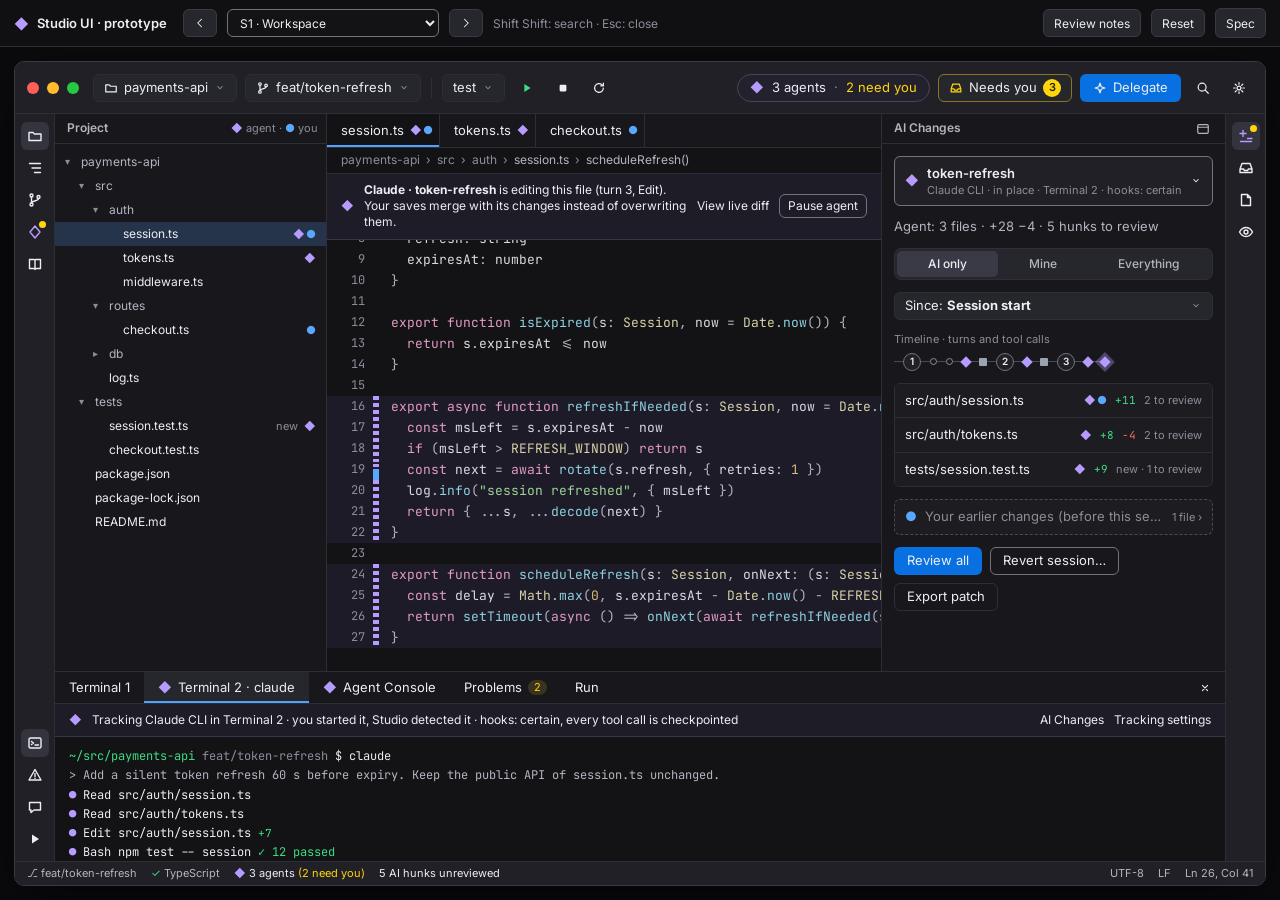
<file: docs/design/ui/prototype.html>
<!doctype html>
<html lang="en">
<head>
<meta charset="utf-8">
<meta name="viewport" content="width=device-width, initial-scale=1">
<title>Studio prototype</title>
<meta name="description" content="Interactive prototype of the Studio UI: thirteen screens of an IDE where a human and agents work together.">
<meta name="color-scheme" content="dark">
<link rel="preconnect" href="https://fonts.googleapis.com">
<link rel="preconnect" href="https://fonts.gstatic.com" crossorigin>
<link rel="stylesheet" href="https://fonts.googleapis.com/css2?family=Inter:wght@400;500;600&amp;family=JetBrains+Mono:wght@400;500&amp;display=swap">
<link rel="stylesheet" href="assets/tokens.css">
<link rel="stylesheet" href="assets/studio.css">
<link rel="stylesheet" href="assets/prototype.css">
</head>
<body class="proto">
  <div class="reviewbar" id="reviewbar" role="navigation" aria-label="Prototype controls"></div>
  <div class="desk"><div id="app" class="studio"></div></div>
  <aside class="notes" id="notes" aria-label="Review notes" hidden></aside>
  <div id="notify-root" aria-live="polite"></div>
  <noscript><p style="padding:24px">The prototype needs JavaScript. The written spec is at <a href="index.html">index.html</a>.</p></noscript>
  <script src="assets/icons.js"></script>
  <script src="assets/prototype.js"></script>
</body>
</html>
</file>
<file: docs/design/ui/assets/tokens.css>
/*
  Studio design tokens.

  Source for app/ui/src/theme/tokens.css (task T10). Studio follows the system
  appearance: dark is the default here, and the light values live under
  [data-appearance="light"]. This review site renders dark only.
  Contrast ratios for every text and control token are computed live on the
  spec page (index.html#tokens) from the values in this file.
*/
:root {
  color-scheme: dark;

  /* Surfaces */
  --surface-canvas: #131316;      /* editor, diff bodies */
  --surface-panel: #18181C;       /* tool windows */
  --surface-chrome: #202026;      /* toolbar, stripes, status bar */
  --surface-elevated: #26262D;    /* cards, popovers, sheets */
  --surface-hover: #2C2C34;
  --surface-active: #34343E;
  --surface-pressed: #3A3A46;
  --surface-selected: #25344A;
  --surface-desktop: #0B0B0E;     /* review site backdrop only */

  /* Lines */
  --line-hairline: #2E2E36;       /* decoration only */
  --line-strong: #3A3A44;
  --line-control: #73737F;        /* control borders, >= 3:1 */
  --focus-ring: #4DA3FF;

  /* Text */
  --text-primary: #EDEDF2;
  --text-secondary: #B4B4C0;
  --text-tertiary: #8D8D9A;
  --text-disabled: #5E5E69;

  /* Accent (replaced at runtime by the macOS accent color when it keeps 4.5:1) */
  --accent-text: #4DA3FF;
  --accent-fill: #0870E0;
  --accent-fill-hover: #0764C9;
  --on-accent: #FFFFFF;

  /* Status */
  --success: #3DDC84;
  --warning: #FFD60A;
  --danger: #FF6B5E;
  --info: #64D2FF;
  --accept-fill: #1F6F43;

  /* Actors: shape is the primary signal, color the secondary */
  --actor-you: #5AA7FF;
  --actor-ai: #B79CFF;
  --actor-external: #F2B44B;
  --actor-studio: #9BA3AF;

  /* Agent session hues (presence cursors, cards, console headers) */
  --hue-violet: #B79CFF;
  --hue-pink: #F28FD0;
  --hue-cyan: #5ED6E6;
  --hue-lime: #A6E35A;
  --hue-orange: #FF9F5A;
  --on-hue: #17131F;

  /* Diff and attribution tints */
  --diff-add-bg: #192F25;
  --diff-del-bg: #341F20;
  --diff-ai-tint: #23212D;
  --line-ai-tint: #1D1B27;
  --line-you-tint: #151D28;
  --diff-empty: #16161A;

  /* Tinted containers */
  --ai-bg: #1E1C27;
  --ai-border: #3A3448;
  --ai-pill-bg: #23212D;
  --ai-pill-border: #4A4458;
  --warn-bg: #3A3320;
  --warn-border: #8A7520;
  --warn-banner-bg: #2A2616;
  --warn-banner-border: #5A4C1C;
  --ok-bg: #15281E;
  --ok-border: #22553A;
  --danger-bg: #341F20;
  --question-bg: #1C3036;
  --review-bg: #1E2E1A;

  /* Syntax (kept clear of the actor blue, violet, and amber) */
  --syntax-plain: #DADAE2;
  --syntax-keyword: #E39AC4;
  --syntax-string: #9FD39A;
  --syntax-number: #D7BA7D;
  --syntax-function: #8ED1E0;
  --syntax-type: #D8D2A8;
  --syntax-comment: #8D8D9A;
  --syntax-punct: #B4B4C0;

  /* Type */
  --font-ui: -apple-system, BlinkMacSystemFont, "SF Pro Text", "Inter", system-ui, sans-serif;
  --font-code: "SF Mono", ui-monospace, Menlo, "JetBrains Mono", monospace;
  --text-11: 11px;
  --text-12: 12px;
  --text-13: 13px;
  --text-15: 15px;
  --text-17: 17px;
  --text-22: 22px;
  --leading-ui: 1.35;
  --leading-code: 1.5;

  /* Space (4-pt grid), shape, elevation */
  --space-1: 2px;
  --space-2: 4px;
  --space-3: 8px;
  --space-4: 12px;
  --space-5: 16px;
  --space-6: 20px;
  --space-7: 24px;
  --space-8: 32px;
  --radius-control: 4px;
  --radius-card: 6px;
  --radius-popover: 8px;
  --radius-sheet: 12px;
  --shadow-e2: 0 8px 24px rgba(0, 0, 0, 0.45);
  --shadow-e3: 0 20px 60px rgba(0, 0, 0, 0.55);

  /* Motion */
  --dur-fast: 120ms;
  --dur-base: 180ms;
  --dur-slow: 260ms;
  --ease: cubic-bezier(0.2, 0.8, 0.2, 1);

  /* Layout */
  --toolbar-h: 52px;
  --stripe-w: 40px;
  --statusbar-h: 24px;
  --tab-h: 34px;
  --panel-head-h: 30px;
}

/* Light appearance (the app applies this when macOS is in light mode). */
[data-appearance="light"] {
  color-scheme: light;
  --surface-canvas: #FFFFFF;
  --surface-panel: #F6F6F8;
  --surface-chrome: #ECECF0;
  --surface-elevated: #FFFFFF;
  --surface-hover: #E6E6EB;
  --surface-active: #DCDCE2;
  --surface-pressed: #D2D2DA;
  --surface-selected: #DCE8F8;
  --line-hairline: #E1E1E6;
  --line-strong: #D0D0D7;
  --line-control: #82828E;
  --focus-ring: #0062CC;
  --text-primary: #1D1D1F;
  --text-secondary: #4A4A55;
  --text-tertiary: #63636E;
  --text-disabled: #A0A0AA;
  --accent-text: #0062CC;
  --accent-fill: #0062CC;
  --accent-fill-hover: #0055B3;
  --success: #15703A;
  --warning: #7A5A00;
  --danger: #C4281C;
  --info: #006A93;
  --accept-fill: #15703A;
  --actor-you: #0A63C9;
  --actor-ai: #6E3FD1;
  --actor-external: #8F5600;
  --actor-studio: #5A6170;
  --hue-violet: #6E3FD1;
  --hue-pink: #B0247A;
  --hue-cyan: #00717D;
  --hue-lime: #3C7300;
  --hue-orange: #B04A00;
  --on-hue: #FFFFFF;
  --diff-add-bg: #E6F4EA;
  --diff-del-bg: #FCE8E6;
  --diff-ai-tint: #F1ECFC;
  --line-ai-tint: #F6F2FE;
  --line-you-tint: #EEF5FD;
  --diff-empty: #F3F3F6;
  --ai-bg: #F4F0FD;
  --ai-border: #D8CCF5;
  --ai-pill-bg: #F4F0FD;
  --ai-pill-border: #D8CCF5;
  --warn-bg: #FFF4CC;
  --warn-border: #C9A227;
  --warn-banner-bg: #FFF8DB;
  --warn-banner-border: #E5CF7A;
  --ok-bg: #E6F4EA;
  --ok-border: #A8D5B5;
  --danger-bg: #FCE8E6;
  --question-bg: #E0F3F5;
  --review-bg: #E9F4DC;
  --syntax-plain: #24242A;
  --syntax-keyword: #A3216F;
  --syntax-string: #2F6B2A;
  --syntax-number: #8A5A00;
  --syntax-function: #00657A;
  --syntax-type: #6B5B00;
  --syntax-comment: #63636E;
  --syntax-punct: #4A4A55;
  --shadow-e2: 0 8px 24px rgba(0, 0, 0, 0.15);
  --shadow-e3: 0 20px 60px rgba(0, 0, 0, 0.18);
}

/* Increase Contrast: hairlines become control borders, tertiary text becomes secondary. */
@media (prefers-contrast: more) {
  :root {
    --line-hairline: var(--line-control);
    --text-tertiary: var(--text-secondary);
  }
}
</file>
<file: docs/design/ui/assets/site.css>
/* Spec page layout and typography. Components come from studio.css. */

html { scroll-behavior: smooth; }
@media (prefers-reduced-motion: reduce) { html { scroll-behavior: auto; } }
body.doc { margin: 0; background: var(--surface-canvas); color: var(--text-primary); font-family: var(--font-ui); font-size: 15px; line-height: 1.6; -webkit-font-smoothing: antialiased; }
body.doc :focus-visible { outline: 2px solid var(--focus-ring); outline-offset: 2px; }
body.doc a { color: var(--accent-text); }
.skip { position: absolute; left: -9999px; top: 8px; z-index: 60; padding: 6px 10px; border-radius: 6px; background: var(--accent-fill); color: #FFFFFF !important; }
.skip:focus { left: 16px; }

/* Top bar */
.top { position: sticky; top: 0; z-index: 30; display: flex; align-items: center; gap: 14px; padding: 10px 24px; background: rgba(19, 19, 22, 0.9); backdrop-filter: saturate(140%) blur(12px); -webkit-backdrop-filter: saturate(140%) blur(12px); border-bottom: 1px solid var(--line-hairline); }
.brand { display: inline-flex; align-items: center; gap: 8px; color: var(--text-primary) !important; text-decoration: none; font-weight: 600; font-size: 15px; }
.topnav { margin-left: auto; display: flex; flex-wrap: wrap; align-items: center; gap: 8px 14px; font-size: 13px; }
.topnav a.plain { color: var(--text-secondary); text-decoration: none; }
.topnav a.plain:hover { color: var(--text-primary); }
.cta { display: inline-flex; align-items: center; gap: 6px; height: 32px; padding: 0 14px; border-radius: 6px; background: var(--accent-fill); color: #FFFFFF !important; font-size: 13px; font-weight: 600; text-decoration: none; white-space: nowrap; }
.cta:hover { background: var(--accent-fill-hover); }
.cta.ghost { background: transparent; border: 1px solid var(--line-control); color: var(--text-primary) !important; font-weight: 500; }
.cta.ghost:hover { background: var(--surface-hover); }

/* Layout */
.layout { display: grid; grid-template-columns: 230px minmax(0, 1fr); gap: 44px; max-width: 1360px; margin: 0 auto; padding: 0 24px; }
.toc { position: sticky; top: 58px; align-self: start; max-height: calc(100vh - 70px); overflow: auto; padding: 28px 0 24px; font-size: 13px; }
.toc .lbl { padding: 0 10px 8px; font-size: 11px; font-weight: 600; letter-spacing: 0.08em; text-transform: uppercase; color: var(--text-tertiary); }
.toc ol { list-style: none; margin: 0; padding: 0; counter-reset: toc; }
.toc li { counter-increment: toc; }
.doc .toc a { display: flex; gap: 8px; padding: 5px 10px; border-radius: 6px; color: var(--text-secondary); text-decoration: none; }
.doc .toc a::before { content: counter(toc); width: 16px; color: var(--text-tertiary); font-variant-numeric: tabular-nums; }
.doc .toc a:hover { color: var(--text-primary); background: var(--surface-hover); }
.doc .toc a[aria-current="true"] { color: var(--text-primary); background: var(--surface-selected); }
.content { min-width: 0; padding: 32px 0 96px; }
.content > section { margin-top: 40px; padding-top: 32px; border-top: 1px solid var(--line-hairline); scroll-margin-top: 60px; }
.content h1 { margin: 10px 0 14px; font-size: 36px; line-height: 1.12; letter-spacing: -0.015em; }
.content h2 { margin: 0 0 12px; font-size: 25px; line-height: 1.25; letter-spacing: -0.01em; }
.content h3 { margin: 26px 0 8px; font-size: 17px; line-height: 1.35; }
.content p, .content li { color: var(--text-secondary); }
.content p { max-width: 780px; margin: 0 0 12px; }
.content strong { color: var(--text-primary); font-weight: 600; }
.content ul, .content ol.plain { max-width: 780px; padding-left: 20px; margin: 0 0 14px; }
.content li { margin-bottom: 6px; }
.kicker { font-size: 12px; font-weight: 600; letter-spacing: 0.08em; text-transform: uppercase; color: var(--actor-ai); }
.lede { max-width: 820px; font-size: 20px; line-height: 1.5; color: var(--text-primary) !important; }
.meta { font-size: 13px; color: var(--text-tertiary); }
.hero-actions { display: flex; flex-wrap: wrap; gap: 10px; margin: 18px 0 6px; }
.content code { font-family: var(--font-code); font-size: 0.87em; padding: 1px 5px; border-radius: 4px; background: var(--surface-elevated); color: var(--text-primary); }
.content .studio code, .content pre code { padding: 0; background: none; }
.callout { max-width: 820px; margin: 14px 0; padding: 12px 14px; border-radius: 8px; background: var(--ai-bg); border: 1px solid var(--ai-border); color: var(--text-primary); font-size: 14px; }
.callout.warn { background: var(--warn-banner-bg); border-color: var(--warn-banner-border); }

/* Tables */
.tbl { overflow-x: auto; margin: 12px 0 20px; border: 1px solid var(--line-hairline); border-radius: 8px; }
table.t { width: 100%; border-collapse: collapse; font-size: 13px; line-height: 1.5; }
table.t th { position: sticky; top: 0; padding: 10px 12px; background: var(--surface-panel); border-bottom: 1px solid var(--line-hairline); color: var(--text-tertiary); font-size: 12px; font-weight: 600; text-align: left; white-space: nowrap; }
table.t td { padding: 10px 12px; border-bottom: 1px solid var(--line-hairline); color: var(--text-secondary); vertical-align: top; }
table.t tr:last-child td { border-bottom: 0; }
table.t td:first-child { color: var(--text-primary); }
table.t td.nowrap { white-space: nowrap; }
.swatch { display: inline-block; width: 22px; height: 22px; border-radius: 6px; border: 1px solid var(--line-strong); vertical-align: middle; }
.hex { font-family: var(--font-code); font-size: 12px; }
.ratio { font-family: var(--font-code); font-size: 12px; white-space: nowrap; }
.ratio.pass { color: var(--success); }
.ratio.fail { color: var(--danger); }
.gm { display: inline-block; width: 6px; height: 34px; vertical-align: middle; border-radius: 1px; }

/* Cards and demos */
.grid { display: grid; gap: 14px; margin: 14px 0; }
.grid.c2 { grid-template-columns: repeat(auto-fill, minmax(320px, 1fr)); }
.grid.c3 { grid-template-columns: repeat(auto-fill, minmax(250px, 1fr)); }
.pcard { padding: 16px 16px 14px; border-radius: 10px; background: var(--surface-panel); border: 1px solid var(--line-hairline); }
.pcard .n { font-family: var(--font-code); font-size: 12px; color: var(--actor-ai); }
.pcard h3 { margin: 4px 0 6px; font-size: 15px; }
.pcard p { margin: 0; font-size: 14px; }
.demo { display: flex; flex-direction: column; gap: 10px; padding: 16px; border-radius: 10px; background: var(--surface-panel); border: 1px solid var(--line-hairline); min-width: 0; }
.demo > h3 { margin: 0; font-size: 15px; }
.demo .stage { display: flex; flex-wrap: wrap; align-items: center; gap: 10px; padding: 14px; border-radius: 8px; background: var(--surface-canvas); border: 1px solid var(--line-hairline); min-width: 0; }
.demo .stage.col { flex-direction: column; align-items: stretch; }
.demo .stage > * { min-width: 0; max-width: 100%; }
.demo dl { display: grid; grid-template-columns: 82px minmax(0, 1fr); gap: 4px 10px; margin: 0; font-size: 13px; }
.demo dt { color: var(--text-tertiary); }
.demo dd { margin: 0; color: var(--text-secondary); }

/* Window anatomy diagram */
.anatomy { display: grid; grid-template-columns: 26px 1.15fr 3fr 1.35fr 26px; grid-template-rows: auto minmax(150px, 1fr) auto auto; gap: 4px; max-width: 900px; margin: 16px 0; padding: 4px; border-radius: 12px; background: var(--surface-desktop); border: 1px solid var(--line-strong); font-size: 12px; line-height: 1.4; }
.anatomy > div { padding: 10px; border-radius: 6px; background: var(--surface-panel); border: 1px solid var(--line-hairline); color: var(--text-secondary); }
.anatomy strong { display: block; color: var(--text-primary); font-size: 12px; margin-bottom: 2px; }
.anatomy .a-toolbar { grid-column: 1 / -1; background: var(--surface-chrome); }
.anatomy .a-sl { grid-column: 1; grid-row: 2 / 4; background: var(--surface-chrome); padding: 4px; }
.anatomy .a-left { grid-column: 2; grid-row: 2; }
.anatomy .a-ed { grid-column: 3; grid-row: 2; background: var(--surface-canvas); }
.anatomy .a-right { grid-column: 4; grid-row: 2; }
.anatomy .a-sr { grid-column: 5; grid-row: 2 / 4; background: var(--surface-chrome); padding: 4px; }
.anatomy .a-bottom { grid-column: 2 / 5; grid-row: 3; }
.anatomy .a-status { grid-column: 1 / -1; grid-row: 4; background: var(--surface-chrome); padding: 6px 10px; }
.star { color: var(--warning); font-weight: 700; }

/* Screen previews */
.shots { display: grid; grid-template-columns: repeat(auto-fill, minmax(330px, 1fr)); gap: 16px; margin: 16px 0; }
.shot { display: flex; flex-direction: column; overflow: hidden; border-radius: 10px; background: var(--surface-panel); border: 1px solid var(--line-hairline); color: inherit; text-decoration: none; scroll-margin-top: 70px; }
.shot:hover, .shot:focus-visible { border-color: var(--accent-text); }
.shot .frame { position: relative; aspect-ratio: 16 / 10; overflow: hidden; background: var(--surface-desktop); border-bottom: 1px solid var(--line-hairline); }
.shot iframe { position: absolute; top: 0; left: 0; width: 1440px; height: 900px; border: 0; transform-origin: 0 0; transform: scale(var(--s, 0.23)); pointer-events: none; }
.shot .txt { padding: 12px 14px 14px; }
.shot .sid { font-family: var(--font-code); font-size: 12px; color: var(--actor-ai); }
.shot h3 { margin: 2px 0 4px; font-size: 15px; color: var(--text-primary); }
.shot p { margin: 0; font-size: 13px; color: var(--text-secondary); }
.shot .go { display: inline-block; margin-top: 8px; font-size: 13px; color: var(--accent-text); }

/* Flows */
.flow { padding: 14px 16px; border-radius: 10px; background: var(--surface-panel); border: 1px solid var(--line-hairline); }
.flow h3 { margin: 0 0 8px; font-size: 15px; }
.flow ol { margin: 0 0 8px; padding-left: 20px; font-size: 14px; }
.flow li { margin-bottom: 4px; }
.flow a { font-size: 13px; }

/* Footer */
.foot { max-width: 1360px; margin: 0 auto; padding: 28px 24px 48px; border-top: 1px solid var(--line-hairline); color: var(--text-tertiary); font-size: 13px; }
.foot a { color: var(--text-secondary); }

@media (max-width: 980px) {
  .layout { grid-template-columns: minmax(0, 1fr); gap: 0; }
  .toc { position: static; max-height: none; padding: 18px 0 0; }
  .toc ol { display: flex; flex-wrap: wrap; gap: 4px; }
  .anatomy { grid-template-columns: 16px 1fr 2fr 1fr 16px; font-size: 11px; }
}
@media (max-width: 620px) {
  .top { padding: 10px 16px; }
  .topnav .plain { display: none; }
  .layout { padding: 0 16px; }
  .content h1 { font-size: 28px; }
  .lede { font-size: 17px; }
  .anatomy { grid-template-columns: minmax(0, 1fr); grid-template-rows: none; }
  .anatomy > div { grid-column: 1 !important; grid-row: auto !important; }
  .anatomy .a-sl, .anatomy .a-sr { display: none; }
  .shots { grid-template-columns: minmax(0, 1fr); }
  .foot { padding: 24px 16px 40px; }
}
</file>
<file: docs/design/ui/assets/studio.css>
/* Studio UI components. Shared by the prototype and the component gallery on the spec page. */

.studio, .studio *, .studio *::before, .studio *::after { box-sizing: border-box; }
.studio { font-family: var(--font-ui); font-size: var(--text-13); line-height: var(--leading-ui); color: var(--text-primary); }
.studio button, .studio input, .studio textarea, .studio select { font: inherit; color: inherit; }
.studio :focus-visible { outline: 2px solid var(--focus-ring); outline-offset: 2px; }
.studio .mono, .studio code { font-family: var(--font-code); }
.studio h1, .studio h2, .studio h3, .studio h4, .studio p { margin: 0; }
.studio a { color: var(--accent-text); }
.vh { position: absolute !important; width: 1px; height: 1px; overflow: hidden; clip: rect(0 0 0 0); white-space: nowrap; }

/* Icons */
.ico { width: 16px; height: 16px; flex: none; display: inline-block; vertical-align: middle; }
.ico.sm { width: 12px; height: 12px; }
.ico.md { width: 14px; height: 14px; }

/* Actor glyphs */
.g-ai { color: var(--actor-ai); }
.g-you { color: var(--actor-you); }
.g-ext { color: var(--actor-external); }
.g-studio { color: var(--actor-studio); }
.glyphs { display: inline-flex; gap: 1px; font-size: 11px; line-height: 1; }

/* Window */
.win { position: relative; display: grid; grid-template-rows: var(--toolbar-h) minmax(0, 1fr) var(--statusbar-h); background: var(--surface-canvas); border: 1px solid var(--line-strong); border-radius: 10px; overflow: hidden; box-shadow: var(--shadow-e3); }
.win.bare { grid-template-rows: var(--toolbar-h) minmax(0, 1fr); }

/* Toolbar */
.toolbar { display: flex; align-items: center; gap: 8px; padding: 0 12px; background: var(--surface-chrome); border-bottom: 1px solid var(--line-hairline); min-width: 0; }
.traffic { display: flex; gap: 8px; padding-right: 6px; flex: none; }
.traffic span { width: 12px; height: 12px; border-radius: 50%; }
.traffic .c { background: #FF5F57; } .traffic .m { background: #FEBC2E; } .traffic .x { background: #28C840; }
.toolbar .title { font-size: 13px; font-weight: 600; }
.tsep { width: 1px; height: 20px; background: var(--line-hairline); margin: 0 2px; flex: none; }
.spacer { flex: 1 1 auto; min-width: 8px; }
.tbtn { display: inline-flex; align-items: center; gap: 6px; height: 28px; padding: 0 10px; border-radius: var(--radius-card); border: 1px solid var(--line-hairline); background: var(--surface-elevated); font-size: 12px; cursor: pointer; white-space: nowrap; color: var(--text-primary); text-decoration: none; }
.tbtn:hover { background: var(--surface-hover); }
.tbtn .ico.sm { color: var(--text-tertiary); }
.ibtn { display: inline-flex; align-items: center; justify-content: center; width: 28px; height: 28px; border-radius: var(--radius-card); border: 0; background: transparent; color: var(--text-secondary); cursor: pointer; flex: none; }
.ibtn:hover { background: var(--surface-hover); color: var(--text-primary); }
.ibtn[aria-pressed="true"] { background: var(--surface-active); color: var(--text-primary); }
.ibtn.run { color: var(--success); }
.pill { display: inline-flex; align-items: center; gap: 8px; height: 28px; padding: 0 12px; border-radius: 14px; border: 1px solid var(--ai-pill-border); background: var(--ai-pill-bg); font-size: 12px; cursor: pointer; white-space: nowrap; color: var(--text-primary); }
.pill:hover { border-color: var(--actor-ai); }
.pill .sep { color: var(--text-tertiary); }
.pill .attn { color: var(--warning); }
.needs { border-color: var(--warn-border); }
.needs[aria-expanded="true"] { background: var(--warn-bg); border-color: var(--warning); }
.count { min-width: 18px; height: 18px; padding: 0 5px; border-radius: 9px; background: var(--warning); color: #1D1D1F; font-size: 11px; font-weight: 600; display: inline-flex; align-items: center; justify-content: center; }
.count.zero { background: var(--surface-active); color: var(--text-secondary); }

/* Buttons */
.btn { display: inline-flex; align-items: center; justify-content: center; gap: 6px; height: 28px; padding: 0 12px; border-radius: var(--radius-card); border: 1px solid var(--line-control); background: transparent; color: var(--text-primary); font-size: 12px; cursor: pointer; white-space: nowrap; text-decoration: none; }
.btn:hover { background: var(--surface-hover); }
.btn-primary { background: var(--accent-fill); border-color: transparent; color: var(--on-accent); font-weight: 600; }
.btn-primary:hover { background: var(--accent-fill-hover); }
.btn-accept { background: var(--accept-fill); border-color: transparent; color: #FFFFFF; font-weight: 500; }
.btn-accept:hover { background: #1A5F39; }
.btn-quiet { border-color: var(--line-hairline); color: var(--text-secondary); }
.btn-danger { border-color: var(--line-hairline); color: var(--danger); }
.btn-warn { border-color: var(--warn-border); color: var(--warning); }
.btn:disabled, .btn[aria-disabled="true"] { background: var(--surface-hover); border-color: transparent; color: var(--text-tertiary); cursor: not-allowed; }
.btn-sm { height: 24px; padding: 0 8px; font-size: 11px; }
.btn-lg { height: 30px; padding: 0 14px; }
.btn kbd { margin-left: 4px; }
.linkbtn { background: none; border: 0; padding: 0; color: var(--accent-text); font-size: inherit; cursor: pointer; text-decoration: none; }
.linkbtn:hover { text-decoration: underline; }
.row { display: flex; align-items: center; gap: 8px; flex-wrap: wrap; }
.stack { display: flex; flex-direction: column; gap: 8px; }

/* Workspace grid: stripes run full height; the bottom tool window spans between them */
.workspace { display: grid; grid-template-columns: var(--stripe-w) auto minmax(0, 1fr) auto var(--stripe-w); grid-template-rows: minmax(0, 1fr) auto; min-height: 0; min-width: 0; }
.stripe { grid-row: 1 / 3; display: flex; flex-direction: column; align-items: center; gap: 4px; padding: 8px 0; background: var(--surface-chrome); }
.stripe.left { grid-column: 1; border-right: 1px solid var(--line-hairline); }
.stripe.right { grid-column: 5; border-left: 1px solid var(--line-hairline); }
.stripe .fill { flex: 1; }
.stripe .div { width: 20px; height: 1px; background: var(--line-hairline); margin: 4px 0; }
.stripe .ibtn.agent { color: var(--actor-ai); }
.stripe .ibtn .dotbadge { position: absolute; top: 3px; right: 3px; width: 7px; height: 7px; border-radius: 50%; background: var(--warning); }
.stripe .ibtn { position: relative; }
.panel { position: relative; display: flex; flex-direction: column; min-height: 0; min-width: 0; background: var(--surface-panel); }
.panel.left { grid-column: 2; grid-row: 1; width: var(--left-w, 272px); border-right: 1px solid var(--line-hairline); }
.panel.right { grid-column: 4; grid-row: 1; width: var(--right-w, 344px); border-left: 1px solid var(--line-hairline); }
.center { grid-column: 3; grid-row: 1; position: relative; display: flex; flex-direction: column; min-width: 0; min-height: 0; background: var(--surface-canvas); }
.bottom { grid-column: 2 / 5; grid-row: 2; position: relative; display: flex; flex-direction: column; height: var(--bottom-h, 224px); min-height: 0; border-top: 1px solid var(--line-hairline); background: var(--surface-panel); }
.grip-x { position: absolute; top: 0; bottom: 0; width: 8px; cursor: col-resize; z-index: 6; }
.panel.left .grip-x { right: -4px; }
.panel.right .grip-x { left: -4px; }
.grip-y { position: absolute; left: 0; right: 0; top: -4px; height: 8px; cursor: row-resize; z-index: 6; }
.grip-x:hover, .grip-y:hover { background: rgba(77, 163, 255, 0.25); }
.phead { display: flex; align-items: center; justify-content: space-between; gap: 8px; height: var(--panel-head-h); padding: 0 8px 0 12px; border-bottom: 1px solid var(--line-hairline); font-size: 12px; font-weight: 600; color: var(--text-secondary); flex: none; }
.phead .meta { font-weight: 400; color: var(--text-tertiary); font-size: 11px; }
.pbody { flex: 1; min-height: 0; overflow: auto; }
.pad { padding: 12px; }

/* Project tree */
.tree { padding: 6px 0; font-size: 12px; }
.trow { display: flex; align-items: center; gap: 6px; width: 100%; height: 24px; padding-right: 10px; border: 0; background: transparent; text-align: left; color: var(--text-primary); }
button.trow { cursor: pointer; }
button.trow:hover { background: var(--surface-hover); }
.trow.sel { background: var(--surface-selected); }
.trow.dir { color: var(--text-secondary); }
.chev { width: 10px; flex: none; color: var(--text-tertiary); font-size: 10px; }
.tlabel { flex: 1; min-width: 0; overflow: hidden; text-overflow: ellipsis; white-space: nowrap; }
.tnote { color: var(--text-tertiary); font-size: 11px; }

/* Editor tabs and breadcrumbs */
.tabs { display: flex; align-items: stretch; height: var(--tab-h); background: var(--surface-panel); border-bottom: 1px solid var(--line-hairline); overflow-x: auto; flex: none; scrollbar-width: thin; }
.tab { display: inline-flex; align-items: center; gap: 6px; padding: 0 8px 0 14px; border: 0; border-right: 1px solid var(--line-hairline); background: transparent; color: var(--text-secondary); font-size: 12px; cursor: pointer; white-space: nowrap; }
.tab:hover { color: var(--text-primary); }
.tab[aria-selected="true"] { background: var(--surface-canvas); color: var(--text-primary); box-shadow: inset 0 -2px 0 var(--accent-text); }
.tab .close { width: 18px; height: 18px; border-radius: 4px; display: inline-flex; align-items: center; justify-content: center; color: var(--text-tertiary); visibility: hidden; }
.tab:hover .close, .tab[aria-selected="true"] .close { visibility: visible; }
.tab .close:hover { background: var(--surface-hover); color: var(--text-primary); }
.tab .ico { width: 13px; height: 13px; }
.crumbs { display: flex; align-items: center; gap: 6px; height: 26px; padding: 0 14px; font-size: 12px; color: var(--text-tertiary); border-bottom: 1px solid var(--line-hairline); flex: none; white-space: nowrap; overflow: hidden; }
.crumbs .cur { color: var(--text-secondary); }

/* Banners */
.banner { display: flex; flex-wrap: wrap; align-items: center; gap: 8px 10px; padding: 8px 14px; font-size: 12px; border-bottom: 1px solid transparent; flex: none; }
.banner.ai { background: var(--ai-bg); border-color: var(--ai-border); }
.banner.warn { background: var(--warn-banner-bg); border-color: var(--warn-banner-border); }
.banner.ok { background: var(--ok-bg); border-color: var(--ok-border); }
.banner .grow { flex: 1 1 260px; min-width: 0; }
.banner.round { border: 1px solid; border-radius: var(--radius-card); }
.banner.round.ai { border-color: var(--ai-border); }
.banner.round.warn { border-color: var(--warn-banner-border); }

/* Code view */
.code { position: relative; flex: 1; min-height: 0; overflow: auto; padding: 8px 0 24px; font-family: var(--font-code); font-size: 13px; }
.cl { display: flex; align-items: stretch; height: 21px; min-width: max-content; }
.cl .ln { width: 46px; flex: none; padding-right: 8px; text-align: right; color: var(--text-tertiary); line-height: 21px; font-size: 12px; user-select: none; }
.gut { width: 6px; flex: none; margin-right: 12px; padding: 0; border: 0; background: transparent; }
button.gut { cursor: pointer; }
button.gut:hover { transform: scaleX(1.6); }
.cl .src { white-space: pre; line-height: 21px; color: var(--syntax-plain); }
.m-you { background: var(--actor-you); }
.m-ai { background: repeating-linear-gradient(180deg, var(--actor-ai) 0 4px, transparent 4px 7px); }
.m-aiyou { background: linear-gradient(180deg, transparent 50%, var(--actor-you) 50%), repeating-linear-gradient(180deg, var(--actor-ai) 0 3px, transparent 3px 5px); }
.m-ext { background: repeating-linear-gradient(45deg, var(--actor-external) 0 2px, transparent 2px 4px); }
.m-studio { box-shadow: inset 0 0 0 1px var(--actor-studio); }
.m-likely { opacity: 0.7; }
.t-ai { background: var(--line-ai-tint); }
.t-you { background: var(--line-you-tint); }
.k { color: var(--syntax-keyword); } .s { color: var(--syntax-string); } .n { color: var(--syntax-number); }
.f { color: var(--syntax-function); } .ty { color: var(--syntax-type); } .cm { color: var(--syntax-comment); } .p { color: var(--syntax-punct); }
.presence { display: inline-flex; align-items: center; margin-left: 2px; }
.presence .caret { width: 2px; height: 17px; background: var(--hue-violet); animation: blink 1.1s steps(1) infinite; }
.presence .flag { margin-left: 6px; padding: 1px 6px; border-radius: 4px; background: var(--hue-violet); color: var(--on-hue); font-family: var(--font-ui); font-size: 11px; font-weight: 600; line-height: 16px; white-space: nowrap; }
@keyframes blink { 50% { opacity: 0.25; } }

/* Hover card (gutter) */
.hovercard { position: absolute; z-index: 25; width: 320px; padding: 12px; border-radius: var(--radius-popover); background: var(--surface-elevated); border: 1px solid var(--line-strong); box-shadow: var(--shadow-e2); font-family: var(--font-ui); font-size: 12px; display: flex; flex-direction: column; gap: 8px; }
.hovercard .who { display: flex; align-items: center; gap: 8px; font-weight: 600; }
.hovercard dl { display: grid; grid-template-columns: 78px minmax(0, 1fr); gap: 4px 10px; margin: 0; }
.hovercard dt { color: var(--text-tertiary); }
.hovercard dd { margin: 0; color: var(--text-secondary); }

/* Segmented control */
.seg { display: flex; padding: 2px; border-radius: 7px; background: var(--surface-elevated); border: 1px solid var(--line-hairline); }
.seg button { flex: 1 1 auto; height: 26px; padding: 0 10px; border: 0; border-radius: 5px; background: transparent; color: var(--text-secondary); font-size: 12px; font-weight: 500; cursor: pointer; white-space: nowrap; }
.seg button:hover { color: var(--text-primary); }
.seg button[aria-pressed="true"] { background: var(--surface-pressed); color: var(--text-primary); }
.seg button:disabled { color: var(--text-disabled); cursor: not-allowed; }

/* Timeline */
.timeline { display: flex; align-items: center; flex-wrap: wrap; row-gap: 6px; }
.tk { display: inline-flex; align-items: center; border: 0; background: transparent; padding: 0; color: inherit; }
.tk::before { content: ""; width: 9px; height: 1px; background: #4A4A55; }
button.tk { cursor: pointer; }
.tk .turn { width: 18px; height: 18px; border-radius: 50%; border: 1px solid var(--line-control); background: var(--surface-chrome); font-size: 10px; font-weight: 600; display: inline-flex; align-items: center; justify-content: center; }
.tk .edit { width: 8px; height: 8px; transform: rotate(45deg); background: var(--actor-ai); }
.tk .bash { width: 8px; height: 8px; border-radius: 1px; background: var(--actor-studio); }
.tk .read { width: 7px; height: 7px; border-radius: 50%; border: 1.5px solid var(--text-tertiary); }
.tk .live { box-shadow: 0 0 0 3px rgba(183, 156, 255, 0.35); }
.tk[aria-pressed="true"] .edit, .tk[aria-pressed="true"] .bash, .tk[aria-pressed="true"] .read { outline: 2px solid var(--focus-ring); outline-offset: 3px; }
.timeline.big .tk::before { width: 18px; }
.timeline.big .turn { width: 24px; height: 24px; font-size: 11px; }
.timeline.big .edit, .timeline.big .bash { width: 11px; height: 11px; }
.timeline.big .read { width: 10px; height: 10px; }

/* File lists */
.flist { border: 1px solid var(--line-hairline); border-radius: var(--radius-card); overflow: hidden; }
.frow { display: flex; align-items: center; gap: 8px; width: 100%; padding: 8px 10px; border: 0; border-bottom: 1px solid var(--line-hairline); background: #1C1C21; color: var(--text-primary); font-size: 12px; text-align: left; }
button.frow { cursor: pointer; }
button.frow:hover { background: var(--surface-hover); }
.frow:last-child { border-bottom: 0; }
.frow.sel { background: var(--surface-selected); }
.frow .name { flex: 1; min-width: 0; overflow: hidden; text-overflow: ellipsis; white-space: nowrap; }
.frow.dim { color: var(--text-tertiary); }
.plus { color: var(--success); font-family: var(--font-code); font-size: 11px; }
.minus { color: var(--danger); font-family: var(--font-code); font-size: 11px; }
.muted { color: var(--text-tertiary); }
.soft { color: var(--text-secondary); }
.small { font-size: 11px; }

/* Agent cards and board */
.board { display: flex; flex-wrap: wrap; align-items: flex-start; gap: 16px; padding: 16px; }
.col { flex: 1 1 250px; min-width: 0; display: flex; flex-direction: column; gap: 12px; }
.colhead { display: flex; align-items: center; gap: 8px; font-size: 11px; font-weight: 600; letter-spacing: 0.06em; text-transform: uppercase; }
.colhead .num { padding: 0 7px; border-radius: 9px; background: var(--surface-elevated); color: var(--text-primary); letter-spacing: 0; }
.empty { padding: 16px; border-radius: var(--radius-popover); border: 1px dashed #4A4A55; color: var(--text-tertiary); font-size: 12px; }
.card { display: flex; flex-direction: column; gap: 10px; padding: 12px; border-radius: var(--radius-popover); background: var(--surface-elevated); border: 1px solid var(--line-hairline); }
.card.attn { border-color: var(--warn-border); }
.card.new { border-color: var(--accent-text); }
.chead { display: flex; flex-wrap: wrap; align-items: center; gap: 8px; }
.chead .name { font-weight: 600; }
.badge { height: 18px; padding: 0 6px; border-radius: var(--radius-control); border: 1px solid #4A4A55; color: var(--text-secondary); font-size: 10px; font-weight: 600; letter-spacing: 0.04em; line-height: 16px; white-space: nowrap; }
.badge.soft { border: 0; background: var(--surface-chrome); font-weight: 400; letter-spacing: 0; line-height: 18px; }
.kind { padding: 0 6px; border-radius: var(--radius-control); font-size: 10px; font-weight: 600; letter-spacing: 0.04em; }
.kind.approval { background: var(--warn-bg); color: var(--warning); }
.kind.question { background: var(--question-bg); color: var(--hue-cyan); }
.kind.review { background: var(--review-bg); color: var(--hue-lime); }
.kind.done { background: var(--surface-chrome); color: var(--text-tertiary); }
.step { display: flex; align-items: center; gap: 8px; font-size: 12px; }
.dot { width: 8px; height: 8px; border-radius: 50%; display: inline-block; flex: none; }
.pulse { animation: pulse 1.6s var(--ease) infinite; }
@keyframes pulse { 0%, 100% { box-shadow: 0 0 0 0 rgba(183, 156, 255, 0.5); } 50% { box-shadow: 0 0 0 5px rgba(183, 156, 255, 0); } }
.plan { display: flex; gap: 3px; }
.plan span { width: 22px; height: 5px; border-radius: 3px; background: var(--surface-pressed); }
.cmd { display: block; padding: 8px 10px; border-radius: var(--radius-card); background: var(--surface-canvas); border: 1px solid var(--line-hairline); font-family: var(--font-code); font-size: 12px; white-space: pre-wrap; word-break: break-word; }
.note { padding: 6px 8px; border-radius: var(--radius-card); background: var(--surface-chrome); font-size: 11px; color: var(--text-secondary); }
.risk { display: flex; align-items: center; gap: 6px; font-size: 12px; color: var(--warning); }
.chip { display: inline-flex; align-items: center; gap: 6px; height: 26px; padding: 0 4px 0 10px; border-radius: 13px; background: var(--surface-chrome); border: 1px solid var(--line-strong); font-size: 12px; }
.chip button { width: 20px; height: 20px; border-radius: 10px; border: 0; background: transparent; color: var(--text-secondary); cursor: pointer; }
.chip button:hover { background: var(--surface-hover); color: var(--text-primary); }
.chip.add { padding: 0 10px; border-style: dashed; border-color: var(--line-control); background: transparent; color: var(--text-secondary); cursor: pointer; }
.summary-chips { display: flex; flex-wrap: wrap; gap: 8px; padding: 12px 16px; border-bottom: 1px solid var(--line-hairline); background: var(--surface-panel); font-size: 12px; color: var(--text-secondary); }
.summary-chips span.sc { display: inline-flex; align-items: center; gap: 6px; height: 24px; padding: 0 10px; border-radius: 12px; border: 1px solid var(--line-hairline); background: var(--surface-chrome); }

/* Diffs and hunks */
.hunk, .card, .stepcard, .flist, .result { flex-shrink: 0; }
.hunk { border-radius: var(--radius-popover); border: 1px solid var(--line-hairline); overflow: hidden; background: var(--surface-panel); }
.hunk.conflict { border-color: var(--warn-border); }
.hunk.kfocus { outline: 2px solid var(--focus-ring); outline-offset: 2px; }
.hhead { display: flex; flex-wrap: wrap; align-items: center; gap: 8px; padding: 8px 10px; background: var(--surface-chrome); border-bottom: 1px solid var(--line-hairline); font-size: 12px; }
.hhead.rejected { background: #1C1C21; }
.hhead .state-ok { color: var(--success); font-weight: 600; }
.hhead .state-no { color: var(--danger); font-weight: 600; }
.tag-warn { padding: 1px 6px; border-radius: var(--radius-control); background: var(--warn-bg); color: var(--warning); font-size: 11px; }
.tag-ai { padding: 1px 6px; border-radius: var(--radius-control); background: var(--ai-bg); color: var(--actor-ai); font-size: 11px; }
.diff { padding: 6px 0; overflow-x: auto; font-family: var(--font-code); font-size: 12px; }
.dl { display: flex; min-width: max-content; line-height: 20px; }
.dl .no { width: 44px; flex: none; padding-right: 8px; text-align: right; color: var(--text-tertiary); }
.dl .sg { width: 18px; flex: none; color: var(--text-tertiary); }
.dl .tx { white-space: pre; color: var(--text-primary); }
.dl.add { background: var(--diff-add-bg); }
.dl.add .sg { color: var(--success); }
.dl.del { background: var(--diff-del-bg); }
.dl.del .sg { color: var(--danger); }
.dl.aiyou { box-shadow: inset 3px 0 0 var(--actor-you); }
.dl .why { margin-left: 12px; font-family: var(--font-ui); font-size: 11px; color: var(--actor-you); }
.split { display: grid; grid-template-columns: repeat(2, minmax(0, 1fr)); line-height: 20px; }
.split .side { display: flex; overflow: hidden; min-width: 0; }
.split .side.l { border-right: 1px solid var(--line-hairline); }
.split .side .sg { width: 26px; flex: none; padding-left: 8px; }
.split .side .tx { white-space: pre; }
.split .side.add { background: var(--diff-add-bg); } .split .side.add .sg { color: var(--success); }
.split .side.del { background: var(--diff-del-bg); } .split .side.del .sg { color: var(--danger); }
.split .side.none { background: var(--diff-empty); }
.hfoot { padding: 8px 12px; border-top: 1px solid var(--line-hairline); font-size: 12px; color: var(--text-secondary); }

/* Overlays */
.scrim { position: absolute; inset: var(--toolbar-h) 0 0 0; background: rgba(5, 5, 8, 0.55); z-index: 30; }
.scrim.clear { background: transparent; }
.scrim.full { inset: 0; }
.sheet { position: absolute; top: var(--toolbar-h); left: 50%; transform: translateX(-50%); width: min(660px, calc(100% - 32px)); max-height: calc(100% - var(--toolbar-h) - 24px); overflow: auto; z-index: 40; background: var(--surface-elevated); border: 1px solid var(--line-strong); border-top: 0; border-radius: 0 0 var(--radius-sheet) var(--radius-sheet); box-shadow: var(--shadow-e3); }
.popover { position: absolute; top: calc(var(--toolbar-h) + 6px); right: 12px; width: min(820px, calc(100% - 24px)); max-height: calc(100% - var(--toolbar-h) - 40px); z-index: 40; display: flex; flex-wrap: wrap; overflow: auto; background: var(--surface-elevated); border: 1px solid var(--line-strong); border-radius: 10px; box-shadow: var(--shadow-e2); }
.palette { position: absolute; top: 84px; left: 50%; transform: translateX(-50%); width: min(720px, calc(100% - 32px)); max-height: calc(100% - 120px); z-index: 40; display: flex; flex-direction: column; background: var(--surface-elevated); border: 1px solid var(--line-strong); border-radius: 10px; box-shadow: var(--shadow-e3); overflow: hidden; }
.modal { position: absolute; top: 50%; left: 50%; transform: translate(-50%, -50%); width: min(860px, calc(100% - 40px)); max-height: calc(100% - 60px); z-index: 40; display: flex; flex-direction: column; background: var(--surface-elevated); border: 1px solid var(--line-strong); border-radius: var(--radius-sheet); box-shadow: var(--shadow-e3); overflow: hidden; }
.toast { position: absolute; left: 50%; bottom: 40px; transform: translateX(-50%); z-index: 50; display: flex; align-items: center; gap: 12px; max-width: calc(100% - 40px); padding: 10px 14px; border-radius: var(--radius-popover); background: var(--surface-elevated); border: 1px solid var(--line-strong); box-shadow: var(--shadow-e2); font-size: 12px; }
.toast .ok { color: var(--success); } .toast .warn { color: var(--warning); }

/* Attention list */
.alist { flex: 1 1 260px; min-width: 0; border-right: 1px solid var(--line-strong); background: var(--surface-chrome); }
.alist .head { display: flex; align-items: center; justify-content: space-between; padding: 12px 14px; border-bottom: 1px solid var(--line-strong); }
.arow { display: flex; align-items: flex-start; gap: 10px; width: 100%; padding: 12px 14px; border: 0; border-bottom: 1px solid var(--line-hairline); background: transparent; color: var(--text-primary); text-align: left; cursor: pointer; }
.arow:hover { background: var(--surface-hover); }
.arow[aria-current="true"] { background: #2E2E38; }
.arow.done { color: var(--text-tertiary); }
.adetail { flex: 999 1 360px; min-width: 0; padding: 18px 20px; display: flex; flex-direction: column; gap: 14px; }
.adetail dl { display: grid; grid-template-columns: 64px minmax(0, 1fr); gap: 8px 12px; margin: 0; font-size: 12px; }
.adetail dt { color: var(--text-tertiary); }
.adetail dd { margin: 0; }
.result { padding: 10px 12px; border-radius: var(--radius-card); font-size: 12px; }
.result.ok { background: var(--ok-bg); }
.result.no { background: var(--danger-bg); }

/* Search palette */
.palette .q { display: flex; align-items: center; gap: 10px; padding: 12px 14px; border-bottom: 1px solid var(--line-strong); }
.palette .q input { flex: 1; min-width: 0; height: 30px; border: 0; background: transparent; font-size: 15px; outline: none; }
.palette .q input:focus-visible { outline: none; }
.palette .ptabs { display: flex; gap: 4px; padding: 6px 10px; border-bottom: 1px solid var(--line-hairline); overflow-x: auto; }
.palette .ptabs button { height: 24px; padding: 0 10px; border: 0; border-radius: 12px; background: transparent; color: var(--text-secondary); font-size: 12px; cursor: pointer; white-space: nowrap; }
.palette .ptabs button[aria-selected="true"] { background: var(--surface-pressed); color: var(--text-primary); }
.palette .results { overflow: auto; padding: 6px 0 8px; }
.palette .group { padding: 8px 14px 4px; font-size: 11px; font-weight: 600; letter-spacing: 0.06em; text-transform: uppercase; color: var(--text-tertiary); }
.palette .res { display: flex; align-items: center; gap: 10px; width: 100%; padding: 7px 14px; border: 0; background: transparent; color: var(--text-primary); text-align: left; font-size: 13px; cursor: pointer; }
.palette .res[aria-selected="true"] { background: var(--surface-selected); }
.palette .res .det { margin-left: auto; color: var(--text-tertiary); font-size: 12px; white-space: nowrap; }
.palette .foot { display: flex; gap: 14px; padding: 8px 14px; border-top: 1px solid var(--line-hairline); font-size: 11px; color: var(--text-tertiary); }
mark { background: rgba(255, 214, 10, 0.25); color: inherit; border-radius: 2px; }

/* Forms */
.field { display: flex; flex-direction: column; gap: 6px; }
.flabel { font-size: 12px; font-weight: 600; color: var(--text-secondary); }
.input, .textarea, .select { border-radius: var(--radius-card); border: 1px solid var(--line-control); background: var(--surface-canvas); font-size: 12px; color: var(--text-primary); }
.input { height: 30px; padding: 0 10px; }
.textarea { width: 100%; padding: 10px 12px; font-size: 13px; line-height: 1.5; resize: vertical; }
.select { height: 28px; padding: 0 8px; }
.check { display: flex; align-items: center; gap: 8px; font-size: 12px; cursor: pointer; }
.studio input[type="checkbox"], .studio input[type="radio"] { accent-color: var(--accent-text); margin: 0; }
.optcard { flex: 1 1 170px; display: flex; align-items: flex-start; gap: 8px; padding: 10px; border-radius: var(--radius-popover); border: 1px solid var(--line-strong); background: var(--surface-chrome); cursor: pointer; }
.optcard.on { border-color: var(--accent-text); background: #1B2A3D; }
.optcard input { margin-top: 2px !important; }
.switch { position: relative; width: 34px; height: 20px; flex: none; border-radius: 10px; border: 0; background: #4A4A55; cursor: pointer; padding: 0; }
.switch::after { content: ""; position: absolute; top: 2px; left: 2px; width: 16px; height: 16px; border-radius: 50%; background: #FFFFFF; transition: transform var(--dur-fast) var(--ease); }
.switch[aria-checked="true"] { background: var(--accent-fill); }
.switch[aria-checked="true"]::after { transform: translateX(14px); }

/* Settings window */
.modal .mtitle { position: relative; display: flex; align-items: center; justify-content: center; height: 38px; border-bottom: 1px solid var(--line-strong); background: var(--surface-chrome); font-size: 13px; font-weight: 600; }
.modal .mtitle .traffic { position: absolute; left: 12px; }
.stabs { display: flex; justify-content: center; gap: 4px; padding: 8px; border-bottom: 1px solid var(--line-strong); background: var(--surface-chrome); flex-wrap: wrap; }
.stabs button { display: flex; flex-direction: column; align-items: center; gap: 3px; min-width: 76px; padding: 6px 10px; border: 0; border-radius: var(--radius-card); background: transparent; color: var(--text-secondary); font-size: 11px; cursor: pointer; }
.stabs button .ico { width: 20px; height: 20px; }
.stabs button[aria-selected="true"] { background: var(--surface-pressed); color: var(--text-primary); }
.sbody { overflow: auto; padding: 20px 24px 24px; display: flex; flex-direction: column; gap: 22px; }
.sgroup { display: flex; flex-direction: column; gap: 10px; }
.sgroup h3 { font-size: 13px; font-weight: 600; }
.sgroup .hint { font-size: 12px; color: var(--text-secondary); }
.stable { width: 100%; border-collapse: collapse; font-size: 12px; }
.stable th { text-align: left; font-weight: 600; color: var(--text-tertiary); font-size: 11px; padding: 6px 8px; border-bottom: 1px solid var(--line-strong); }
.stable td { padding: 8px; border-bottom: 1px solid var(--line-hairline); vertical-align: middle; }
.srow { display: flex; align-items: center; justify-content: space-between; gap: 16px; padding: 10px 12px; border-radius: var(--radius-card); background: var(--surface-chrome); }
.srow .txt { display: flex; flex-direction: column; gap: 2px; min-width: 0; }
.srow .txt span:last-child { font-size: 12px; color: var(--text-secondary); }

/* Status bar */
.statusbar { display: flex; align-items: center; gap: 14px; padding: 0 12px; background: var(--surface-chrome); border-top: 1px solid var(--line-hairline); font-size: 11px; color: var(--text-secondary); white-space: nowrap; overflow: hidden; }
.statusbar button { background: none; border: 0; padding: 0; color: var(--text-primary); font-size: 11px; cursor: pointer; }
.statusbar button:hover { text-decoration: underline; }

/* Bottom panel content */
.btabs { display: flex; align-items: stretch; min-height: 32px; border-bottom: 1px solid var(--line-hairline); overflow-x: auto; flex: none; }
.btabs .tab { border-right: 0; padding: 0 14px; }
.btabs .tab[aria-selected="true"] { background: var(--surface-elevated); }
.btabs .ctr { padding: 0 6px; border-radius: 8px; background: var(--warn-bg); color: var(--warning); font-size: 11px; }
.btabs .end { margin-left: auto; display: flex; align-items: center; padding-right: 6px; }
.term { padding: 10px 14px; font-family: var(--font-code); font-size: 12px; line-height: 1.6; background: var(--surface-canvas); min-height: 100%; }
.term .prompt { color: var(--success); }
.cursor-block { display: inline-block; width: 7px; height: 13px; margin-left: 4px; vertical-align: -2px; background: var(--text-secondary); animation: blink 1.1s steps(1) infinite; }
.console { display: flex; flex-direction: column; height: 100%; min-height: 0; }
.msgs { flex: 1; min-height: 0; overflow: auto; padding: 10px 14px; display: flex; flex-direction: column; gap: 8px; font-size: 12px; }
.msg strong { font-weight: 600; margin-right: 6px; }
.toolrow { display: flex; flex-direction: column; gap: 4px; color: var(--text-tertiary); }
.toolrow > button { align-self: flex-start; display: inline-flex; align-items: center; gap: 6px; border: 0; background: transparent; padding: 0; color: var(--text-secondary); font-size: 12px; cursor: pointer; }
.toolrow pre { margin: 0 0 0 16px; padding: 8px 10px; border-radius: var(--radius-card); background: var(--surface-canvas); border: 1px solid var(--line-hairline); font-family: var(--font-code); font-size: 11px; color: var(--text-secondary); white-space: pre-wrap; }
.planrow { display: flex; flex-wrap: wrap; align-items: center; gap: 10px; }
.composer { display: flex; gap: 8px; padding: 8px 10px; border-top: 1px solid var(--line-hairline); flex: none; }
.composer .input { flex: 1; min-width: 0; }
.problem { display: flex; gap: 10px; padding: 8px 14px; border-bottom: 1px solid var(--line-hairline); font-size: 12px; }

/* Lesson and welcome */
.lesson { flex: 1; min-height: 0; display: flex; flex-wrap: wrap; overflow: auto; }
.lesson .read { flex: 1 1 380px; min-width: 0; padding: 22px 26px; display: flex; flex-direction: column; gap: 12px; border-right: 1px solid var(--line-hairline); font-size: 13px; line-height: 1.6; }
.lesson .read h2 { font-size: 17px; font-weight: 600; }
.lesson .read p { color: var(--text-secondary); }
.lesson .work { flex: 1 1 420px; min-width: 0; display: flex; flex-direction: column; }
.progress { height: 6px; border-radius: 3px; background: var(--surface-pressed); overflow: hidden; }
.progress span { display: block; height: 100%; background: var(--accent-text); }
.welcome { overflow: auto; display: flex; justify-content: center; padding: 48px 24px; background: var(--surface-canvas); }
.welcome .inner { width: 100%; max-width: 760px; display: flex; flex-direction: column; gap: 22px; }
.steps { display: flex; gap: 8px; flex-wrap: wrap; }
.steps .st { display: flex; align-items: center; gap: 8px; padding: 6px 10px; border-radius: 14px; background: var(--surface-chrome); color: var(--text-secondary); font-size: 12px; }
.steps .st.on { background: var(--surface-selected); color: var(--text-primary); }
.steps .st.ok { color: var(--success); }
.wcard { display: flex; flex-direction: column; gap: 14px; padding: 22px; border-radius: var(--radius-sheet); background: var(--surface-elevated); border: 1px solid var(--line-strong); }
.detect { display: flex; align-items: center; gap: 10px; padding: 10px 12px; border-radius: var(--radius-card); background: var(--surface-chrome); font-size: 12px; }

/* Keyboard keys */
kbd { display: inline-block; min-width: 18px; padding: 1px 5px; border-radius: var(--radius-control); border: 1px solid var(--line-strong); border-bottom-width: 2px; background: var(--surface-chrome); font-family: var(--font-ui); font-size: 11px; line-height: 1.3; text-align: center; color: var(--text-secondary); }

@media (prefers-reduced-motion: reduce) {
  .presence .caret, .cursor-block, .pulse { animation: none; }
  .switch::after { transition: none; }
  button.gut:hover { transform: none; }
}
</file>
<file: docs/design/ui/assets/prototype.css>
/* Prototype page: review bar, desktop, notes, and screen layouts that only the prototype uses. */

html, body { margin: 0; height: 100%; background: var(--surface-desktop); color: var(--text-primary); font-family: var(--font-ui); }
body.proto { display: grid; grid-template-rows: auto minmax(0, 1fr); height: 100vh; overflow: hidden; }
body.proto.embed { grid-template-rows: minmax(0, 1fr); }

/* Review bar (outside the mock window) */
.reviewbar { display: flex; flex-wrap: wrap; align-items: center; gap: 8px 10px; padding: 8px 14px; background: #101013; border-bottom: 1px solid var(--line-hairline); font-size: 12px; color: var(--text-secondary); }
.reviewbar .brand { display: inline-flex; align-items: center; gap: 8px; color: var(--text-primary); font-weight: 600; font-size: 13px; margin-right: 6px; }
.reviewbar .brand .g-ai { font-size: 14px; }
.rb-btn { display: inline-flex; align-items: center; justify-content: center; gap: 6px; height: 28px; min-width: 28px; padding: 0 10px; border-radius: 6px; border: 1px solid var(--line-strong); background: var(--surface-elevated); color: var(--text-primary); font: inherit; font-size: 12px; cursor: pointer; text-decoration: none; }
.rb-btn:hover { background: var(--surface-hover); }
.rb-btn[aria-expanded="true"] { border-color: var(--accent-text); }
.rb-select { height: 28px; padding: 0 8px; border-radius: 6px; border: 1px solid var(--line-control); background: var(--surface-canvas); color: var(--text-primary); font: inherit; font-size: 12px; max-width: 280px; }
.rb-hint { color: var(--text-tertiary); }
.rb-spacer { flex: 1 1 auto; }
.reviewbar :focus-visible, .notes :focus-visible, .notify :focus-visible { outline: 2px solid var(--focus-ring); outline-offset: 2px; }

/* Desktop and window */
.desk { min-height: 0; padding: 14px; overflow: auto; display: flex; }
.desk > #app { flex: 1; display: flex; min-width: 1120px; min-height: 660px; }
.desk > #app > .win { flex: 1; }
body.embed .desk { padding: 0; overflow: hidden; }
body.embed .desk > #app { min-width: 0; min-height: 0; }
body.embed .win { border: 0; border-radius: 0; box-shadow: none; }

/* Notes drawer */
.notes { position: fixed; right: 16px; top: 58px; width: min(360px, calc(100vw - 32px)); max-height: calc(100vh - 80px); overflow: auto; z-index: 100; padding: 14px 16px 16px; border-radius: 10px; background: var(--surface-elevated); border: 1px solid var(--line-strong); box-shadow: var(--shadow-e2); font-size: 12px; line-height: 1.5; color: var(--text-secondary); }
.notes h2 { margin: 0 0 6px; font-size: 14px; color: var(--text-primary); }
.notes p { margin: 0 0 10px; }
.notes ul { margin: 0 0 12px; padding-left: 18px; }
.notes li { margin-bottom: 6px; }
.notes .row { display: flex; gap: 8px; flex-wrap: wrap; align-items: center; }
.notes a { color: var(--accent-text); }

/* Background notification demo */
.notify { position: fixed; top: 64px; right: 16px; z-index: 120; width: 340px; display: flex; flex-direction: column; gap: 8px; padding: 12px; border-radius: 14px; background: #2A2A31; border: 1px solid var(--line-strong); box-shadow: var(--shadow-e2); font-size: 12px; color: var(--text-primary); }
.notify .app { display: inline-flex; align-items: center; justify-content: center; width: 22px; height: 22px; border-radius: 6px; background: var(--accent-fill); color: #FFFFFF; font-size: 12px; font-weight: 700; }
.notify .acts { display: flex; gap: 8px; }
.notify .acts button { flex: 1; height: 26px; border: 0; border-radius: 6px; background: var(--surface-pressed); color: var(--text-primary); font: inherit; font-size: 12px; cursor: pointer; }
.notify .acts button:hover { background: #45454F; }

/* Small helpers used across prototype views */
.needs .ico.md { color: var(--warning); }
.banner.neutral { background: var(--surface-panel); border-color: var(--line-hairline); }
.tabwrap { display: inline-flex; align-items: stretch; border-right: 1px solid var(--line-hairline); flex: none; }
.tabwrap .tab { border-right: 0; padding-right: 6px; }
.tabwrap.sel { background: var(--surface-canvas); box-shadow: inset 0 -2px 0 var(--accent-text); }
.tabwrap.sel .tab { background: transparent; box-shadow: none; color: var(--text-primary); }
.tabwrap .close { align-self: center; width: 20px; height: 20px; margin-right: 6px; border: 0; border-radius: 4px; background: transparent; color: var(--text-tertiary); display: inline-flex; align-items: center; justify-content: center; cursor: pointer; }
.tabwrap .close:hover { background: var(--surface-hover); color: var(--text-primary); }
.sessbtn { display: flex; align-items: center; gap: 8px; width: 100%; padding: 8px 10px; border-radius: 6px; border: 1px solid var(--line-control); background: var(--surface-chrome); color: var(--text-primary); text-align: left; cursor: pointer; font-size: 12px; }
.sessbtn .t { display: block; font-weight: 600; }
.sessbtn .d { display: block; font-size: 11px; color: var(--text-tertiary); }
.agentrow { display: flex; align-items: center; gap: 10px; width: 100%; padding: 10px 12px; border: 0; border-bottom: 1px solid var(--line-hairline); background: transparent; color: var(--text-primary); text-align: left; cursor: pointer; font-size: 12px; }
.agentrow:hover { background: var(--surface-hover); }
.agentrow .grow { flex: 1; min-width: 0; display: flex; flex-direction: column; gap: 2px; }
.agentrow .st { color: var(--text-tertiary); font-size: 11px; }
.agentrow .st.attn { color: var(--warning); }
.outline-row { display: flex; align-items: center; gap: 8px; height: 26px; padding: 0 12px; font-size: 12px; }
.outline-row .kind-tag { width: 16px; height: 16px; border-radius: 4px; display: inline-flex; align-items: center; justify-content: center; font-size: 10px; font-weight: 700; background: var(--surface-chrome); color: var(--text-secondary); }

/* Mission Control */
.mview { flex: 1; min-height: 0; overflow: auto; }
.mview .mtop { display: flex; flex-wrap: wrap; align-items: center; gap: 10px; padding: 12px 16px; border-bottom: 1px solid var(--line-hairline); }
.mview .mtop h2 { font-size: 15px; font-weight: 600; }

/* AI Changes tab */
.cview { flex: 1; min-height: 0; display: flex; }
.csess { width: 230px; flex: none; border-right: 1px solid var(--line-hairline); background: var(--surface-panel); overflow: auto; }
.csess .lbl { padding: 10px 12px 6px; font-size: 11px; font-weight: 600; letter-spacing: 0.06em; text-transform: uppercase; color: var(--text-tertiary); }
.cmain { flex: 1; min-width: 0; display: flex; flex-direction: column; min-height: 0; }
.cbar { display: flex; flex-wrap: wrap; align-items: center; gap: 10px; padding: 12px 16px; border-bottom: 1px solid var(--line-hairline); }
.cbar h2 { font-size: 15px; font-weight: 600; margin-right: 6px; }
.ctl { padding: 12px 16px; border-bottom: 1px solid var(--line-hairline); display: flex; flex-direction: column; gap: 10px; }
.stepinfo { display: flex; flex-wrap: wrap; align-items: center; gap: 8px; font-size: 12px; color: var(--text-secondary); }
.cbody { flex: 1; min-height: 0; display: flex; }
.cfiles { width: 280px; flex: none; padding: 12px; border-right: 1px solid var(--line-hairline); overflow: auto; display: flex; flex-direction: column; gap: 10px; }
.cdiffs { flex: 1; min-width: 0; padding: 12px 16px 24px; overflow: auto; display: flex; flex-direction: column; gap: 12px; }
.stepcard { padding: 12px 14px; border-radius: 8px; border: 1px solid var(--line-hairline); background: var(--surface-panel); font-size: 12px; color: var(--text-secondary); }

/* Review Inbox tab */
.rview { flex: 1; min-height: 0; display: flex; flex-direction: column; }
.rhead { display: flex; flex-wrap: wrap; align-items: center; gap: 12px; padding: 12px 16px; border-bottom: 1px solid var(--line-hairline); background: var(--surface-panel); }
.rhead .ttl { flex: 1 1 380px; min-width: 0; }
.rhead h2 { display: flex; align-items: center; gap: 8px; font-size: 15px; font-weight: 600; }
.rhead .sub { margin-top: 3px; font-size: 12px; color: var(--text-secondary); }
.rbody { flex: 1; min-height: 0; display: flex; }
.rfiles { width: 260px; flex: none; padding: 10px 0; border-right: 1px solid var(--line-hairline); background: var(--surface-panel); overflow: auto; }
.rfiles .lbl { padding: 0 14px 8px; font-size: 11px; font-weight: 600; letter-spacing: 0.06em; text-transform: uppercase; color: var(--text-tertiary); }
.rfile { display: flex; align-items: center; gap: 8px; width: 100%; height: 32px; padding: 0 14px; border: 0; background: transparent; color: var(--text-primary); text-align: left; font-size: 12px; cursor: pointer; }
.rfile:hover { background: var(--surface-hover); }
.rfile[aria-current="true"] { background: var(--surface-selected); }
.rkeys { margin: 14px; padding: 10px; border-radius: 6px; background: var(--surface-chrome); font-size: 11px; line-height: 1.8; color: var(--text-secondary); }
.rmain { flex: 1; min-width: 0; padding: 14px 16px 24px; overflow: auto; display: flex; flex-direction: column; gap: 14px; }

/* Lesson */
.excode { margin: 0; padding: 10px 0; background: var(--surface-canvas); font-family: var(--font-code); font-size: 13px; }
.excode .cl.fixme { box-shadow: inset 3px 0 0 var(--warning); background: rgba(255, 214, 10, 0.07); cursor: pointer; }
.excode .cl.fixme:hover { background: var(--warn-banner-bg); }
.wpane { padding: 14px 16px; display: flex; flex-direction: column; gap: 10px; border-top: 1px solid var(--line-hairline); }
.pathcard { display: flex; flex-direction: column; gap: 6px; padding: 10px 12px; border-bottom: 1px solid var(--line-hairline); font-size: 12px; }

.narrow-note { display: none; flex-basis: 100%; margin: 2px -14px -8px; padding: 8px 14px; background: var(--warn-banner-bg); border-bottom: 1px solid var(--warn-banner-border); font-size: 12px; color: var(--text-primary); }
@media (max-width: 1150px) { .narrow-note { display: block; } }
</file>
